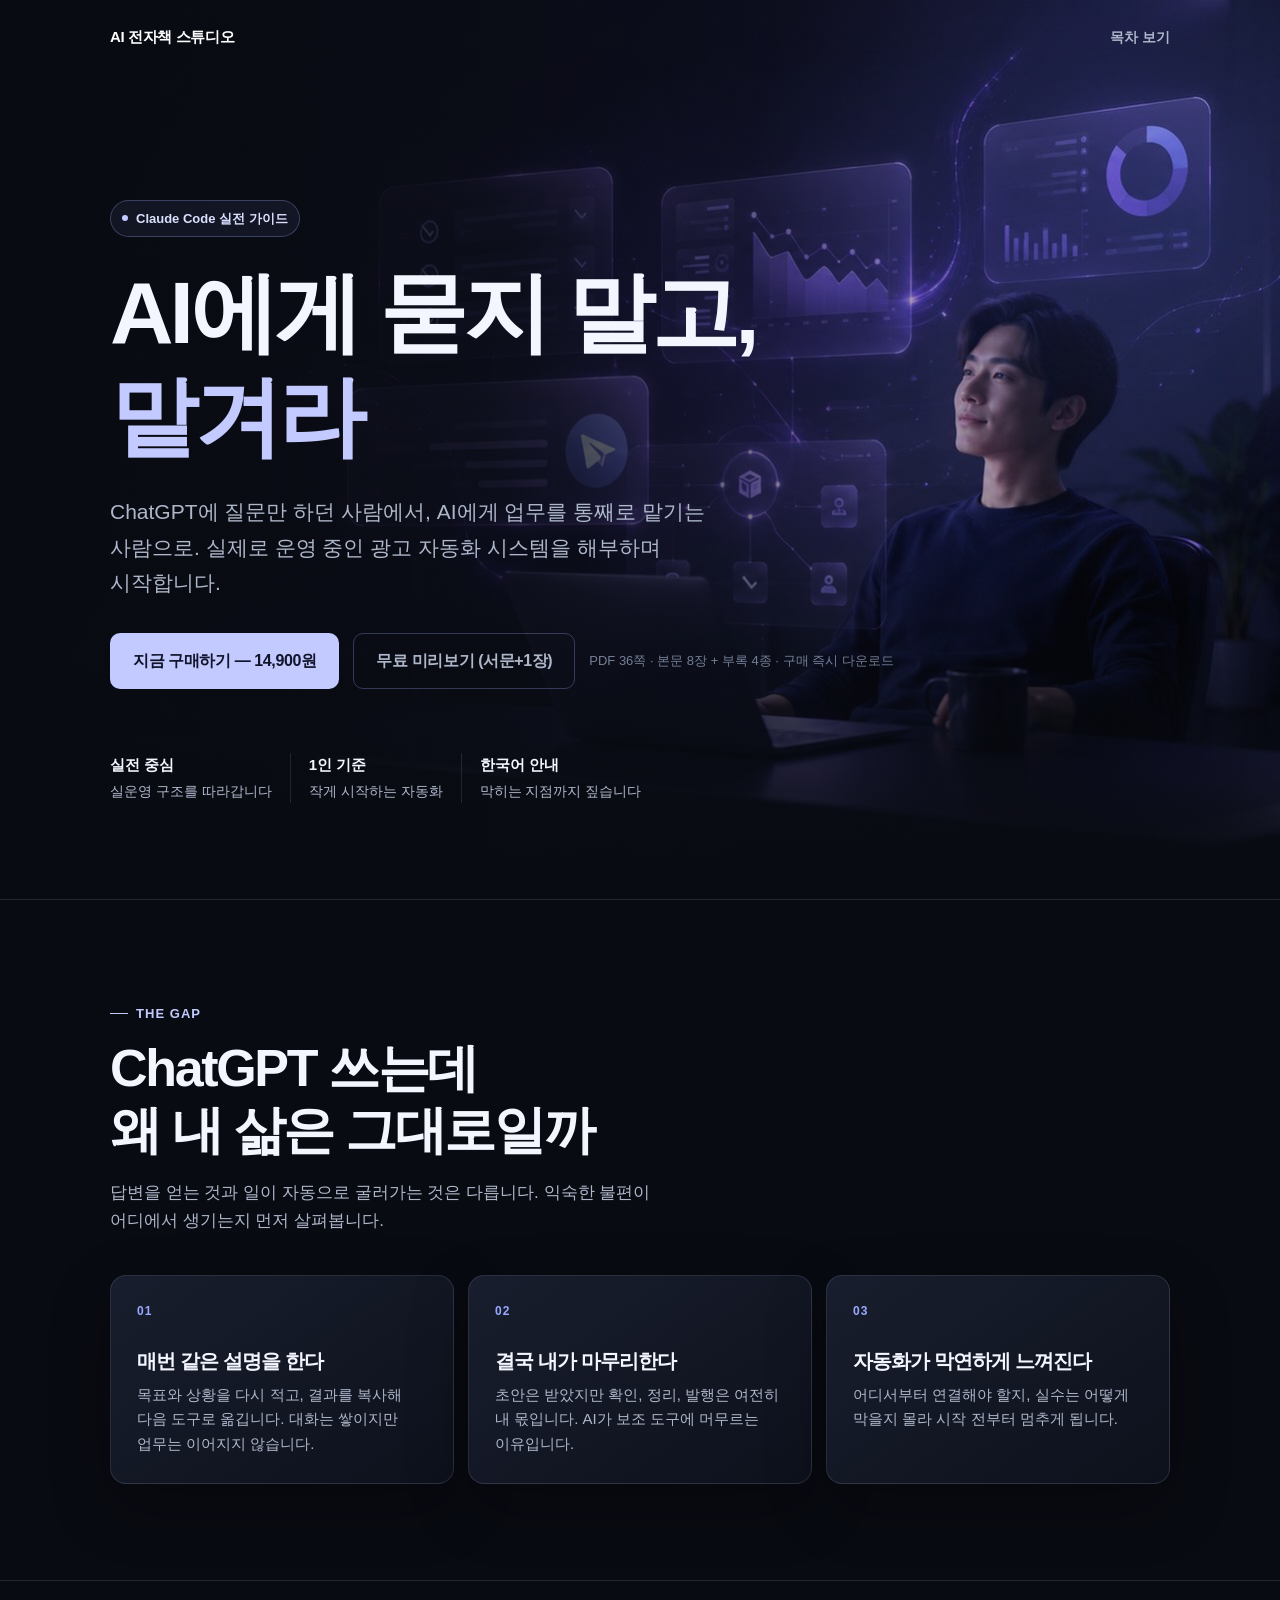
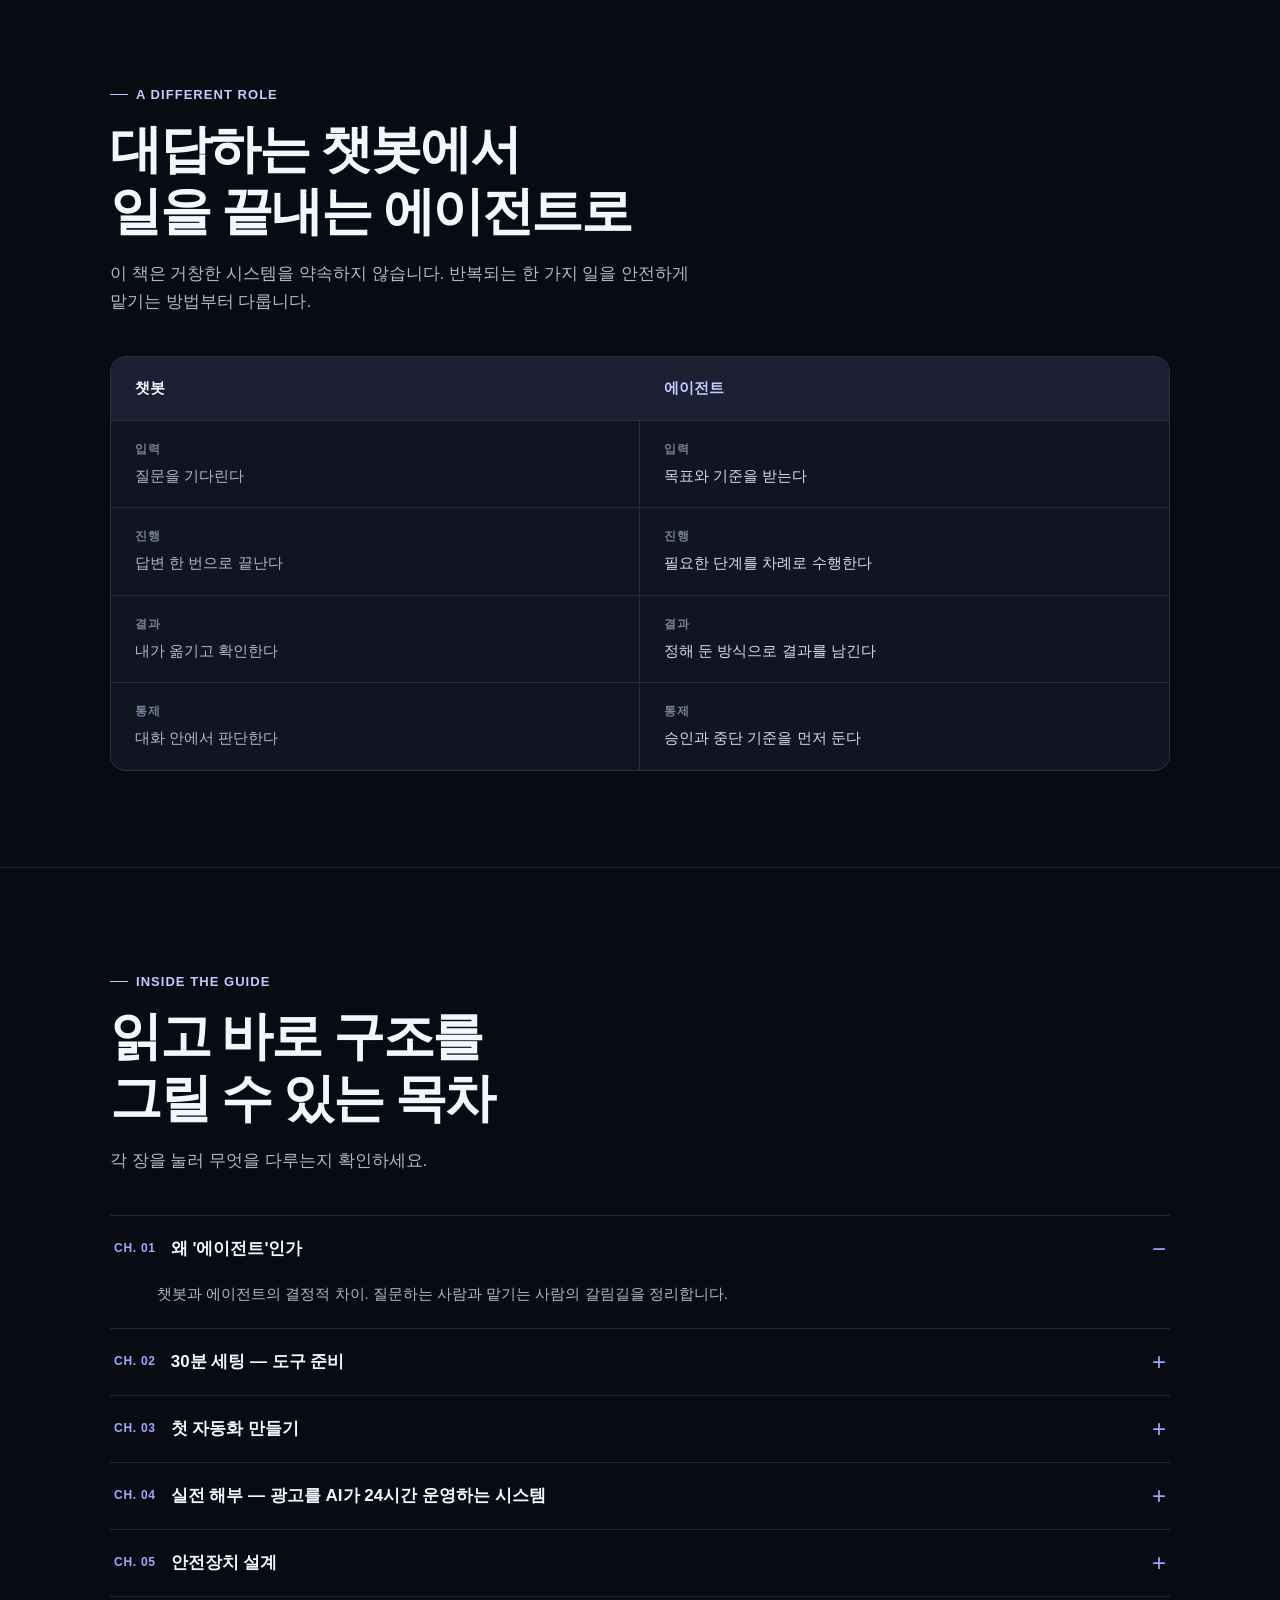
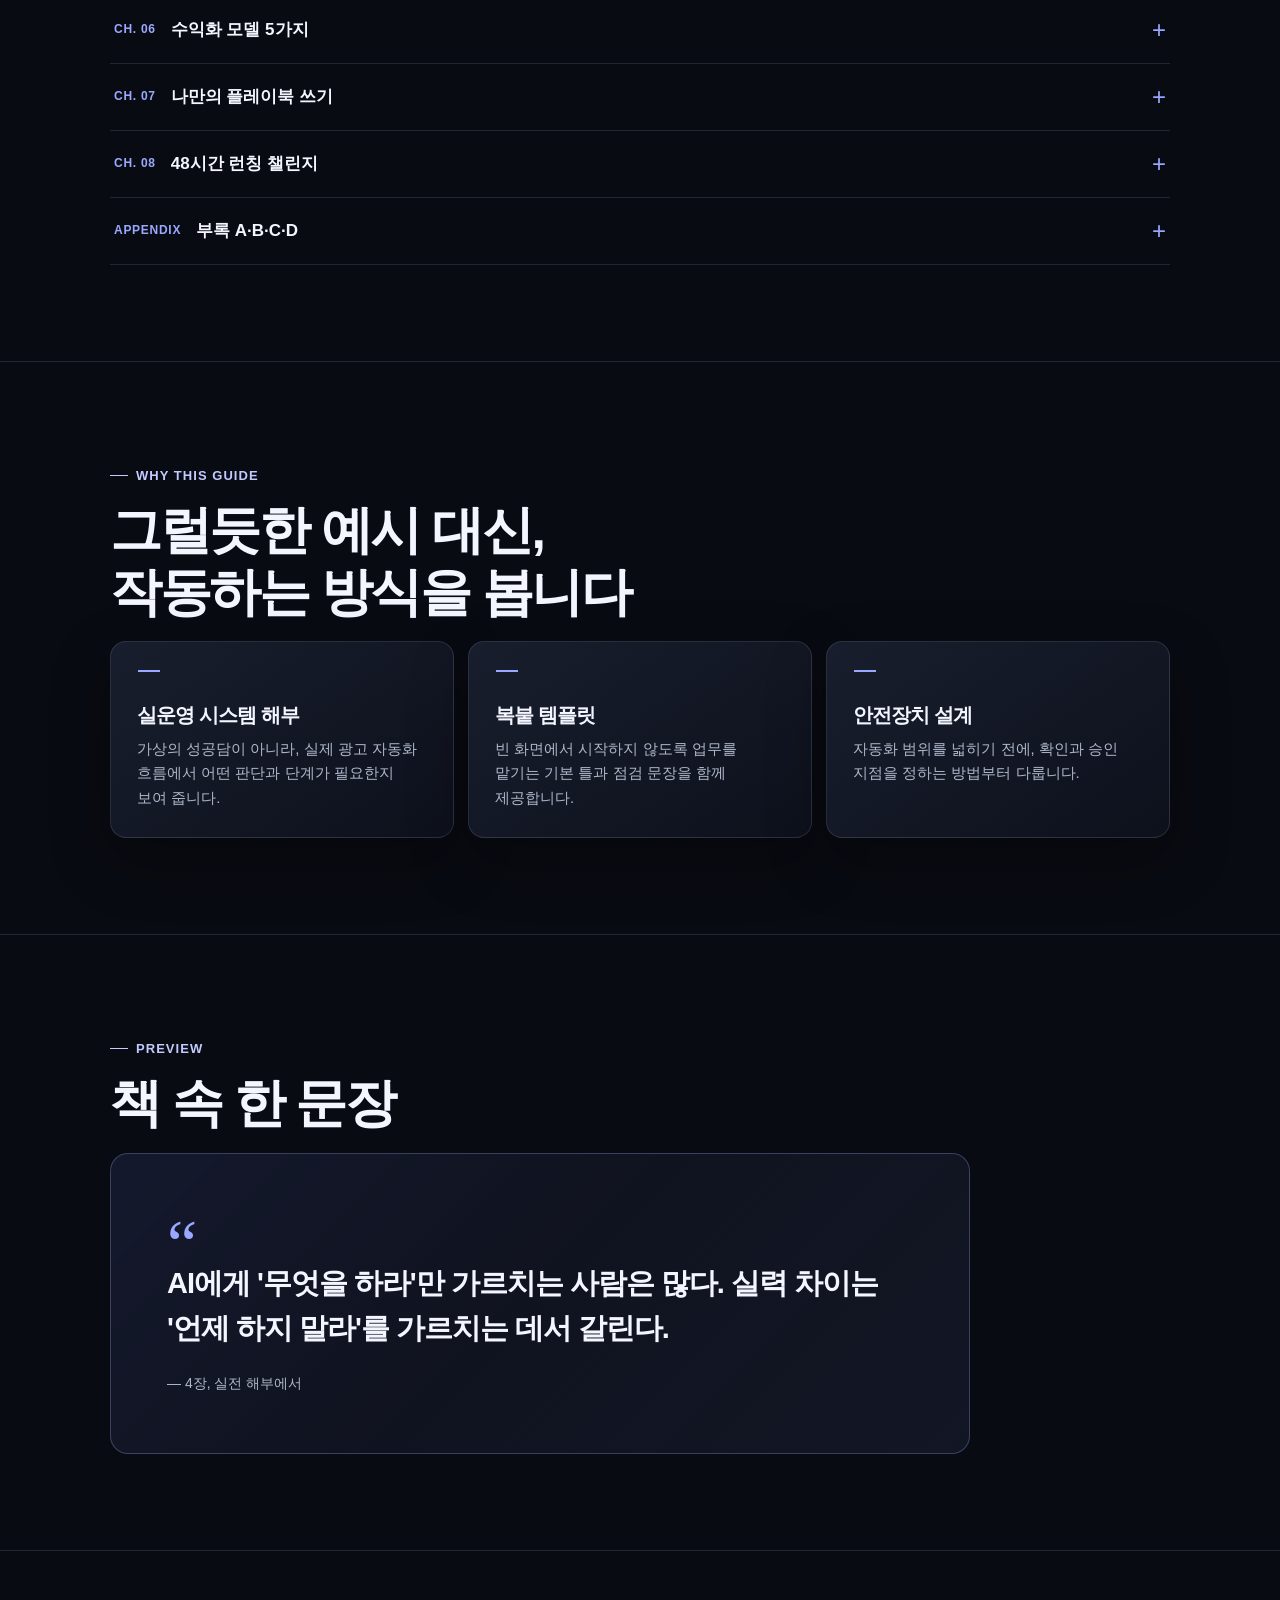
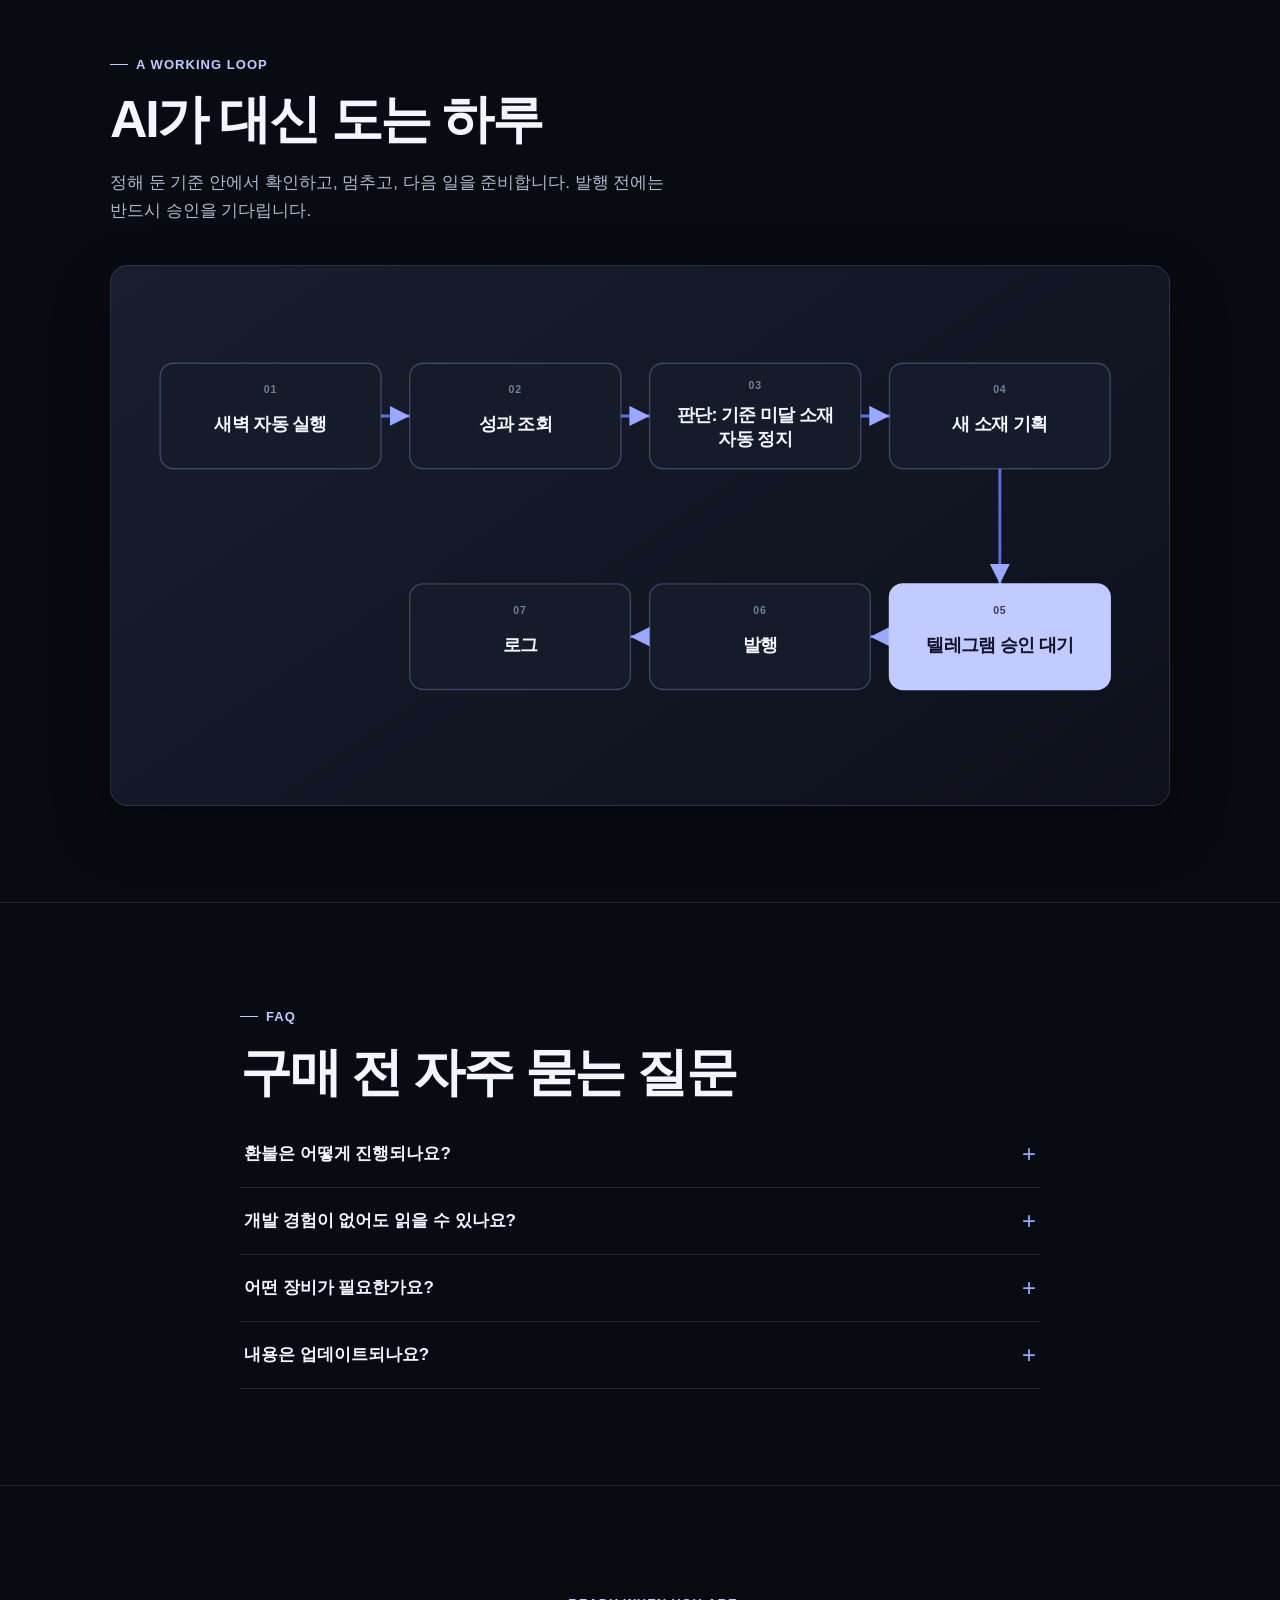
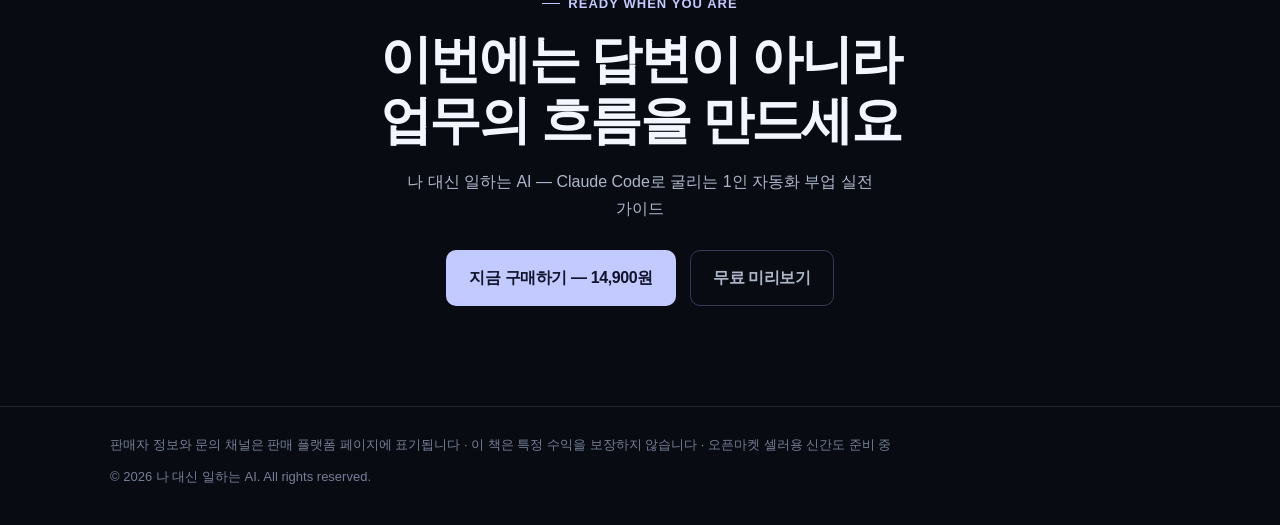
<file: index.html>
<!doctype html>
<html lang="ko">
<head>
  <meta charset="utf-8">
  <meta name="viewport" content="width=device-width, initial-scale=1">
  <meta name="description" content="Claude Code로 운영 자동화를 시작하는 1인 실전 가이드">
  <meta property="og:type" content="website">
  <meta property="og:title" content="나 대신 일하는 AI — 1인 자동화 부업 실전 가이드">
  <meta property="og:description" content="ChatGPT에 질문만 하던 사람을, AI에게 업무를 통째로 맡기는 사람으로. 실운영 광고 자동화 시스템을 해부한 전자책.">
  <meta property="og:image" content="https://ert93333-ops.github.io/ai-agent-playbook/og-cover.png">
  <meta property="og:url" content="https://ert93333-ops.github.io/ai-agent-playbook/">
  <meta name="twitter:card" content="summary_large_image">
  <meta name="keywords" content="AI 자동화, ChatGPT 부업, Claude Code, 1인 자동화, AI 에이전트, 자동화 부업, 광고 자동화, 업무 자동화 전자책">
  <link rel="canonical" href="https://ert93333-ops.github.io/ai-agent-playbook/">
  <title>나 대신 일하는 AI | Claude Code 실전 가이드</title>
  <script type="application/ld+json">
  {
    "@context": "https://schema.org",
    "@type": "Product",
    "name": "나 대신 일하는 AI — Claude Code로 굴리는 1인 자동화 부업 실전 가이드",
    "image": "https://ert93333-ops.github.io/ai-agent-playbook/og-cover.png",
    "description": "ChatGPT에 질문만 하던 사람을, AI에게 업무를 통째로 맡기는 사람으로. 실제로 운영 중인 광고 자동화 시스템을 해부한 실전 전자책. PDF 36쪽, 본문 8장 + 부록 4종.",
    "brand": { "@type": "Brand", "name": "나 대신 일하는 AI" },
    "offers": {
      "@type": "Offer",
      "price": "14900",
      "priceCurrency": "KRW",
      "availability": "https://schema.org/InStock",
      "url": "https://litt.ly/vshop"
    }
  }
  </script>
  <style>
    :root {
      color-scheme: dark;
      --bg: #090b12;
      --surface: #111521;
      --surface-raised: #161b2a;
      --line: rgba(205, 215, 255, .13);
      --line-strong: rgba(160, 177, 255, .28);
      --text: #f3f5ff;
      --muted: #aeb7ca;
      --faint: #747f96;
      --accent: #9aa8ff;
      --accent-strong: #c2caff;
      --accent-deep: #5e6dda;
      --good: #8ee0bd;
      --danger: #e5a0aa;
      --shadow: 0 22px 60px rgba(0, 0, 0, .28);
      --font: "Pretendard Variable", Pretendard, -apple-system, "Malgun Gothic", sans-serif;
    }

    * { box-sizing: border-box; }
    html { scroll-behavior: smooth; }
    body {
      margin: 0;
      min-width: 0;
      overflow-x: hidden;
      background: var(--bg);
      color: var(--text);
      font-family: var(--font);
      font-size: 16px;
      line-height: 1.65;
      word-break: keep-all;
      overflow-wrap: break-word;
    }
    a { color: inherit; text-decoration: none; }
    button, summary { font: inherit; }
    ::selection { color: #090b12; background: var(--accent-strong); }

    .skip-link {
      position: fixed;
      top: 8px;
      left: 8px;
      z-index: 10;
      padding: 8px 12px;
      background: #fff;
      color: #000;
      transform: translateY(-140%);
    }
    .skip-link:focus { transform: translateY(0); }
    .page-shell { overflow: clip; }
    .container { width: min(100% - 40px, 1060px); margin: 0 auto; }
    .section { padding: 96px 0; }
    .section--border { border-top: 1px solid var(--line); }
    .eyebrow {
      display: inline-flex;
      align-items: center;
      gap: 8px;
      margin: 0 0 16px;
      color: var(--accent-strong);
      font-size: 13px;
      font-weight: 750;
      letter-spacing: .08em;
      line-height: 1.35;
      text-transform: uppercase;
    }
    .eyebrow::before { width: 18px; height: 1px; background: currentColor; content: ""; }
    h1, h2, h3, p { margin-top: 0; }
    h1, h2, h3 { letter-spacing: -.045em; line-height: 1.18; }
    h2 { max-width: 700px; margin-bottom: 18px; font-size: clamp(30px, 5.5vw, 52px); }
    h3 { margin-bottom: 9px; font-size: 20px; }
    .section-intro { max-width: 590px; margin-bottom: 40px; color: var(--muted); font-size: 17px; }

    .hero {
      position: relative;
      padding: 25px 0 96px;
      isolation: isolate;
      background-image:
        linear-gradient(90deg, var(--bg) 4%, rgba(9,11,18,0.82) 38%, rgba(9,11,18,0.28) 74%, rgba(9,11,18,0.08) 100%),
        linear-gradient(0deg, var(--bg) 2%, rgba(9,11,18,0) 42%),
        url('hero.jpg');
      background-size: cover, cover, cover;
      background-position: center right, center, center right;
      background-repeat: no-repeat;
    }
    @media (max-width: 760px) {
      .hero {
        background-image:
          linear-gradient(180deg, rgba(9,11,18,0.62) 0%, rgba(9,11,18,0.86) 55%, var(--bg) 96%),
          url('hero.jpg');
        background-size: cover, 140% auto;
        background-position: center, top center;
      }
    }
    .hero::before {
      position: absolute;
      z-index: -1;
      top: -260px;
      right: -340px;
      width: min(90vw, 900px);
      height: min(90vw, 900px);
      border-radius: 50%;
      background: radial-gradient(circle, rgba(99, 115, 230, .23), rgba(99, 115, 230, 0) 66%);
      content: "";
      pointer-events: none;
    }
    .nav { display: flex; align-items: center; justify-content: space-between; gap: 18px; }
    .brand { color: #fff; font-size: 15px; font-weight: 800; letter-spacing: -.025em; }
    .nav-link { color: var(--muted); font-size: 14px; font-weight: 700; }
    .nav-link:hover { color: var(--text); }
    .hero-content { padding-top: clamp(80px, 13vw, 150px); }
    .hero-kicker {
      display: inline-flex;
      align-items: center;
      gap: 8px;
      margin-bottom: 24px;
      padding: 7px 11px;
      border: 1px solid var(--line-strong);
      border-radius: 999px;
      background: rgba(135, 151, 255, .07);
      color: #dce0ff;
      font-size: 13px;
      font-weight: 700;
    }
    .hero-kicker span { width: 6px; height: 6px; border-radius: 50%; background: var(--accent-strong); }
    h1 { max-width: 820px; margin-bottom: 25px; font-size: clamp(48px, 9vw, 88px); }
    .mobile-break { display: none; }
    h1 em { color: var(--accent-strong); font-style: normal; }
    .hero-copy { max-width: 600px; margin-bottom: 32px; color: var(--muted); font-size: clamp(17px, 2.8vw, 21px); line-height: 1.7; }
    .cta-row { display: flex; flex-wrap: wrap; align-items: center; gap: 14px; }
    .button {
      display: inline-flex;
      align-items: center;
      justify-content: center;
      min-height: 54px;
      padding: 14px 22px;
      border: 1px solid transparent;
      border-radius: 10px;
      background: var(--accent-strong);
      color: #11142a;
      font-size: 16px;
      font-weight: 800;
      letter-spacing: -.025em;
      transition: transform .18s ease, background .18s ease;
    }
    .button:hover { background: #d4d9ff; transform: translateY(-2px); }
    .button--ghost { background: transparent; color: var(--muted, #b9bdd4); border: 1px solid var(--line-strong, #3a3b57); }
    .button--ghost:hover { background: rgba(255,255,255,0.06); color: #fff; }
    .button:focus-visible, a:focus-visible, summary:focus-visible { outline: 3px solid #fff; outline-offset: 3px; }
    .hero-note { min-width: 0; color: var(--faint); font-size: 13px; overflow-wrap: anywhere; }
    .hero-meta { display: flex; flex-wrap: wrap; gap: 0; margin: 64px 0 0; padding: 0; list-style: none; }
    .hero-meta li { min-width: 0; padding: 0 18px; border-left: 1px solid var(--line); color: var(--muted); font-size: 14px; overflow-wrap: anywhere; }
    .hero-meta li:first-child { padding-left: 0; border-left: 0; }
    .hero-meta strong { display: block; margin-bottom: 2px; color: var(--text); font-size: 15px; }

    .cards { display: grid; grid-template-columns: repeat(3, 1fr); gap: 14px; }
    .card {
      min-width: 0;
      padding: 26px;
      border: 1px solid var(--line);
      border-radius: 16px;
      background: linear-gradient(145deg, rgba(27, 33, 50, .88), rgba(14, 18, 29, .88));
      box-shadow: var(--shadow);
    }
    .card-index { display: block; margin-bottom: 28px; color: var(--accent); font-size: 12px; font-weight: 800; letter-spacing: .08em; }
    .card p { margin-bottom: 0; color: var(--muted); font-size: 15px; }

    .comparison { overflow: hidden; border: 1px solid var(--line); border-radius: 16px; background: var(--surface); }
    .comparison-head, .comparison-row { display: grid; grid-template-columns: 1fr 1fr; }
    .comparison-head { background: rgba(151, 165, 255, .08); }
    .comparison-head div, .comparison-row div { min-width: 0; padding: 19px 24px; }
    .comparison-head div { font-size: 15px; font-weight: 800; }
    .comparison-head div:last-child { color: var(--accent-strong); }
    .comparison-row { border-top: 1px solid var(--line); }
    .comparison-row div { color: var(--muted); font-size: 15px; overflow-wrap: anywhere; word-break: normal; }
    .comparison-row div:first-child { border-right: 1px solid var(--line); }
    .comparison-row div:last-child { color: #d5daf0; }
    .comparison-label { display: block; margin-bottom: 4px; color: var(--faint); font-size: 12px; font-weight: 750; letter-spacing: .05em; }

    .toc { border-top: 1px solid var(--line); }
    details { border-bottom: 1px solid var(--line); }
    summary {
      display: flex;
      align-items: center;
      gap: 15px;
      min-width: 0;
      padding: 19px 4px;
      cursor: pointer;
      list-style: none;
      font-size: 17px;
      font-weight: 750;
    }
    summary::-webkit-details-marker { display: none; }
    summary::after { margin-left: auto; color: var(--accent); content: "+"; font-size: 24px; font-weight: 400; line-height: 1; }
    details[open] summary::after { content: "−"; }
    .chapter-no { flex: 0 0 auto; color: var(--accent); font-size: 12px; letter-spacing: .06em; }
    .details-body { max-width: 660px; padding: 0 4px 21px 47px; color: var(--muted); font-size: 15px; }
    .details-body p { margin-bottom: 0; }

    .reason-card { position: relative; padding-top: 62px; }
    .reason-card::before { position: absolute; top: 28px; left: 27px; width: 22px; height: 2px; background: var(--accent); content: ""; }

    .excerpt { position: relative; max-width: 860px; padding: clamp(28px, 6vw, 56px); border: 1px solid var(--line-strong); border-radius: 18px; background: linear-gradient(135deg, rgba(79, 94, 181, .17), rgba(20, 24, 39, .66) 45%, rgba(20, 24, 39, .9)); }
    blockquote { margin: 0; }
    .quote-mark { display: block; height: 38px; color: var(--accent); font-family: Georgia, serif; font-size: 68px; line-height: 1; }
    blockquote p { max-width: 720px; margin: 13px 0 20px; font-size: clamp(20px, 3.8vw, 29px); font-weight: 600; letter-spacing: -.035em; line-height: 1.55; }
    cite { color: var(--muted); font-size: 14px; font-style: normal; }
    .placeholder-label { display: inline-block; margin-top: 28px; padding: 5px 8px; border: 1px solid var(--line); border-radius: 4px; color: var(--faint); font-size: 11px; letter-spacing: .04em; }

    .workflow { overflow: hidden; padding: clamp(18px, 3vw, 30px); border: 1px solid var(--line); border-radius: 18px; background: linear-gradient(145deg, rgba(27, 33, 50, .88), rgba(14, 18, 29, .88)); box-shadow: var(--shadow); }
    .workflow-svg { display: block; width: 100%; max-width: 100%; height: auto; }
    .workflow-svg--mobile { display: none; }
    .workflow-path { fill: none; stroke: var(--accent-deep); stroke-linecap: round; stroke-linejoin: round; stroke-width: 3; }
    .workflow-node { fill: var(--surface-raised); stroke: var(--line-strong); stroke-width: 1.5; }
    .workflow-node--approval { fill: var(--accent-strong); stroke: var(--accent-strong); }
    .workflow-label, .workflow-step { font-family: var(--font); text-anchor: middle; }
    .workflow-label { fill: var(--text); font-size: 19px; font-weight: 750; letter-spacing: -.04em; }
    .workflow-label--approval { fill: #11142a; }
    .workflow-step { fill: var(--faint); font-size: 11px; font-weight: 800; letter-spacing: .08em; }
    .workflow-step--approval { fill: #353b66; }

    .faq { max-width: 800px; }
    .faq summary { padding-right: 4px; }
    .faq .details-body { padding-left: 4px; }
    .final { padding: 100px 0; text-align: center; }
    .final h2 { margin-right: auto; margin-left: auto; }
    .final-copy { max-width: 500px; margin: 0 auto 28px; color: var(--muted); }
    .final .cta-row { justify-content: center; }
    .footer { padding: 27px 0 38px; border-top: 1px solid var(--line); color: var(--faint); font-size: 13px; }
    .footer-inner { display: flex; flex-wrap: wrap; justify-content: space-between; gap: 10px 24px; }

    @media (max-width: 680px) {
      .container { width: min(100% - 32px, 1060px); }
      .section { padding: 70px 0; }
      .hero { padding-bottom: 72px; }
      .hero-content { padding-top: 80px; }
      .hero-meta { display: grid; grid-template-columns: 1fr 1fr; gap: 16px 0; margin-top: 48px; }
      .hero-meta li { padding: 0 14px; }
      .hero-meta li:nth-child(odd) { padding-left: 0; border-left: 0; }
      .cards { grid-template-columns: 1fr; }
      .card { padding: 23px; }
      .card-index { margin-bottom: 16px; }
      .comparison-head div, .comparison-row div { padding: 15px 13px; font-size: 14px; }
      .comparison-row div { font-size: 13px; line-height: 1.55; }
      .details-body { padding-left: 39px; }
      .workflow-svg--desktop { display: none; }
      .workflow-svg--mobile { display: block; }
      .final { padding: 80px 0; }
      br.mobile-break { display: block; }
      .hero-note { flex-basis: 100%; }
    }
    @media (max-width: 374px) {
      .container { width: calc(100% - 28px); }
      h1 { font-size: 43px; }
      .button { width: 100%; }
      .hero-meta { grid-template-columns: 1fr; }
      .hero-meta li { padding-left: 0; border-left: 0; }
      .comparison-head div, .comparison-row div { padding: 13px 10px; font-size: 12px; }
    }
    @media (prefers-reduced-motion: reduce) { html { scroll-behavior: auto; } *, *::before, *::after { transition-duration: .01ms !important; } }
  </style>
</head>
<body>
  <a class="skip-link" href="#main">본문으로 건너뛰기</a>
  <div class="page-shell">
    <header class="hero">
      <div class="container">
        <nav class="nav" aria-label="주요 메뉴">
          <a class="brand" href="#top" aria-label="페이지 처음으로">AI 전자책 스튜디오</a>
          <a class="nav-link" href="#contents">목차 보기</a>
        </nav>
        <div class="hero-content" id="top">
          <p class="hero-kicker"><span aria-hidden="true"></span> Claude Code 실전 가이드</p>
          <h1>AI에게 <br class="mobile-break">묻지 말고,<br><em>맡겨라</em></h1>
          <p class="hero-copy">ChatGPT에 질문만 하던 사람에서, AI에게 업무를 통째로 맡기는 사람으로. 실제로 운영 중인 광고 자동화 시스템을 해부하며 시작합니다.</p>
          <div class="cta-row">
            <a class="button" data-buy-link href="https://litt.ly/vshop" target="_blank" rel="noopener">지금 구매하기 — 14,900원</a>
            <a class="button button--ghost" href="preview.pdf" download>무료 미리보기 (서문+1장)</a>
            <span class="hero-note">PDF 36쪽 · 본문 8장 + 부록 4종 · 구매 즉시 다운로드</span>
          </div>
          <ul class="hero-meta" aria-label="책 정보">
            <li><strong>실전 중심</strong>실운영 구조를 따라갑니다</li>
            <li><strong>1인 기준</strong>작게 시작하는 자동화</li>
            <li><strong>한국어 안내</strong>막히는 지점까지 짚습니다</li>
          </ul>
        </div>
      </div>
    </header>

    <main id="main">
      <section class="section section--border" aria-labelledby="problem-title">
        <div class="container">
          <p class="eyebrow">The gap</p>
          <h2 id="problem-title">ChatGPT 쓰는데<br>왜 내 삶은 그대로일까</h2>
          <p class="section-intro">답변을 얻는 것과 일이 자동으로 굴러가는 것은 다릅니다. 익숙한 불편이 어디에서 생기는지 먼저 살펴봅니다.</p>
          <div class="cards">
            <article class="card"><span class="card-index">01</span><h3>매번 같은 설명을 한다</h3><p>목표와 상황을 다시 적고, 결과를 복사해 다음 도구로 옮깁니다. 대화는 쌓이지만 업무는 이어지지 않습니다.</p></article>
            <article class="card"><span class="card-index">02</span><h3>결국 내가 마무리한다</h3><p>초안은 받았지만 확인, 정리, 발행은 여전히 내 몫입니다. AI가 보조 도구에 머무르는 이유입니다.</p></article>
            <article class="card"><span class="card-index">03</span><h3>자동화가 막연하게 느껴진다</h3><p>어디서부터 연결해야 할지, 실수는 어떻게 막을지 몰라 시작 전부터 멈추게 됩니다.</p></article>
          </div>
        </div>
      </section>

      <section class="section section--border" aria-labelledby="solution-title">
        <div class="container">
          <p class="eyebrow">A different role</p>
          <h2 id="solution-title">대답하는 챗봇에서<br>일을 끝내는 에이전트로</h2>
          <p class="section-intro">이 책은 거창한 시스템을 약속하지 않습니다. 반복되는 한 가지 일을 안전하게 맡기는 방법부터 다룹니다.</p>
          <div class="comparison" role="table" aria-label="챗봇과 에이전트 비교">
            <div class="comparison-head" role="row"><div role="columnheader">챗봇</div><div role="columnheader">에이전트</div></div>
            <div class="comparison-row" role="row"><div role="cell"><span class="comparison-label">입력</span>질문을 기다린다</div><div role="cell"><span class="comparison-label">입력</span>목표와 기준을 받는다</div></div>
            <div class="comparison-row" role="row"><div role="cell"><span class="comparison-label">진행</span>답변 한 번으로 끝난다</div><div role="cell"><span class="comparison-label">진행</span>필요한 단계를 차례로 수행한다</div></div>
            <div class="comparison-row" role="row"><div role="cell"><span class="comparison-label">결과</span>내가 옮기고 확인한다</div><div role="cell"><span class="comparison-label">결과</span>정해 둔 방식으로 결과를 남긴다</div></div>
            <div class="comparison-row" role="row"><div role="cell"><span class="comparison-label">통제</span>대화 안에서 판단한다</div><div role="cell"><span class="comparison-label">통제</span>승인과 중단 기준을 먼저 둔다</div></div>
          </div>
        </div>
      </section>

      <section class="section section--border" id="contents" aria-labelledby="contents-title">
        <div class="container">
          <p class="eyebrow">Inside the guide</p>
          <h2 id="contents-title">읽고 바로 구조를<br>그릴 수 있는 목차</h2>
          <p class="section-intro">각 장을 눌러 무엇을 다루는지 확인하세요.</p>
          <div class="toc">
            <details name="toc" open><summary><span class="chapter-no">CH. 01</span>왜 '에이전트'인가</summary><div class="details-body"><p>챗봇과 에이전트의 결정적 차이. 질문하는 사람과 맡기는 사람의 갈림길을 정리합니다.</p></div></details>
            <details name="toc"><summary><span class="chapter-no">CH. 02</span>30분 세팅 — 도구 준비</summary><div class="details-body"><p>Claude Code 설치, 권한 3원칙, 텔레그램 승인 봇, 보조 일꾼 연결까지 한 번에 끝냅니다.</p></div></details>
            <details name="toc"><summary><span class="chapter-no">CH. 03</span>첫 자동화 만들기</summary><div class="details-body"><p>자동화 후보를 고르는 3가지 기준과 지시문의 4층 구조. 30분짜리 실습 예제로 감각을 만듭니다.</p></div></details>
            <details name="toc"><summary><span class="chapter-no">CH. 04</span>실전 해부 — 광고를 AI가 24시간 운영하는 시스템</summary><div class="details-body"><p>실운영 시스템의 순서도와 4가지 규칙: 판단 보류, 단일 변수 테스트, 행동 등급표, 승인 루프.</p></div></details>
            <details name="toc"><summary><span class="chapter-no">CH. 05</span>안전장치 설계</summary><div class="details-body"><p>전권을 주면서 사고를 막는 5가지 장치. 돈의 상한선부터 실패 보고 규칙까지.</p></div></details>
            <details name="toc"><summary><span class="chapter-no">CH. 06</span>수익화 모델 5가지</summary><div class="details-body"><p>초기비용·난이도·자동화 포인트 비교표와, 내게 맞는 모델을 고르는 결정 규칙.</p></div></details>
            <details name="toc"><summary><span class="chapter-no">CH. 07</span>나만의 플레이북 쓰기</summary><div class="details-body"><p>복붙해서 쓰는 CLAUDE.md 템플릿 전문과, 플레이북을 길러 나가는 3가지 습관.</p></div></details>
            <details name="toc"><summary><span class="chapter-no">CH. 08</span>48시간 런칭 챌린지</summary><div class="details-body"><p>이 책 자체가 만들어진 과정을 역산한 시간표. 결정부터 회고까지 48시간 실행 계획.</p></div></details>
            <details name="toc"><summary><span class="chapter-no">APPENDIX</span>부록 A·B·C·D</summary><div class="details-body"><p>복붙용 프롬프트 21선, 트러블슈팅 FAQ, 용어 사전, 실전 따라하기 시나리오 3종(아침 브리핑·리뷰 답변·주간 리포트).</p></div></details>
          </div>
        </div>
      </section>

      <section class="section section--border" aria-labelledby="difference-title">
        <div class="container">
          <p class="eyebrow">Why this guide</p>
          <h2 id="difference-title">그럴듯한 예시 대신,<br>작동하는 방식을 봅니다</h2>
          <div class="cards">
            <article class="card reason-card"><h3>실운영 시스템 해부</h3><p>가상의 성공담이 아니라, 실제 광고 자동화 흐름에서 어떤 판단과 단계가 필요한지 보여 줍니다.</p></article>
            <article class="card reason-card"><h3>복붙 템플릿</h3><p>빈 화면에서 시작하지 않도록 업무를 맡기는 기본 틀과 점검 문장을 함께 제공합니다.</p></article>
            <article class="card reason-card"><h3>안전장치 설계</h3><p>자동화 범위를 넓히기 전에, 확인과 승인 지점을 정하는 방법부터 다룹니다.</p></article>
          </div>
        </div>
      </section>

      <section class="section section--border" aria-labelledby="excerpt-title">
        <div class="container">
          <p class="eyebrow">Preview</p>
          <h2 id="excerpt-title">책 속 한 문장</h2>
          <div class="excerpt">
            <blockquote>
              <span class="quote-mark" aria-hidden="true">“</span>
              <p>AI에게 '무엇을 하라'만 가르치는 사람은 많다. 실력 차이는 '언제 하지 말라'를 가르치는 데서 갈린다.</p>
              <cite>— 4장, 실전 해부에서</cite>
            </blockquote>
          </div>
        </div>
      </section>

      <section class="section section--border" aria-labelledby="day-title">
        <div class="container">
          <p class="eyebrow">A working loop</p>
          <h2 id="day-title">AI가 대신 도는 하루</h2>
          <p class="section-intro">정해 둔 기준 안에서 확인하고, 멈추고, 다음 일을 준비합니다. 발행 전에는 반드시 승인을 기다립니다.</p>
          <div class="workflow">
            <svg class="workflow-svg workflow-svg--desktop" viewBox="0 0 1040 500" role="img" aria-labelledby="workflow-desktop-title workflow-desktop-desc" xmlns="http://www.w3.org/2000/svg">
              <title id="workflow-desktop-title">AI 자동화 하루 흐름</title>
              <desc id="workflow-desktop-desc">새벽 자동 실행부터 성과 조회, 기준 미달 소재 자동 정지, 새 소재 기획, 텔레그램 승인 대기, 발행, 로그 기록까지 이어지는 흐름입니다.</desc>
              <defs><marker id="workflow-arrow-desktop" markerWidth="10" markerHeight="10" refX="7" refY="3.5" orient="auto"><path d="M0,0 L0,7 L7,3.5 z" fill="var(--accent)" /></marker></defs>
              <path class="workflow-path" d="M250 125H280" marker-end="url(#workflow-arrow-desktop)" /><path class="workflow-path" d="M500 125H530" marker-end="url(#workflow-arrow-desktop)" /><path class="workflow-path" d="M750 125H780" marker-end="url(#workflow-arrow-desktop)" /><path class="workflow-path" d="M895 180V300" marker-end="url(#workflow-arrow-desktop)" /><path class="workflow-path" d="M780 355H760" marker-end="url(#workflow-arrow-desktop)" /><path class="workflow-path" d="M530 355H510" marker-end="url(#workflow-arrow-desktop)" />
              <rect class="workflow-node" x="20" y="70" width="230" height="110" rx="14" /><text class="workflow-step" x="135" y="101">01</text><text class="workflow-label" x="135" y="140">새벽 자동 실행</text>
              <rect class="workflow-node" x="280" y="70" width="220" height="110" rx="14" /><text class="workflow-step" x="390" y="101">02</text><text class="workflow-label" x="390" y="140">성과 조회</text>
              <rect class="workflow-node" x="530" y="70" width="220" height="110" rx="14" /><text class="workflow-step" x="640" y="97">03</text><text class="workflow-label" x="640" y="130"><tspan x="640">판단: 기준 미달 소재</tspan><tspan x="640" dy="25">자동 정지</tspan></text>
              <rect class="workflow-node" x="780" y="70" width="230" height="110" rx="14" /><text class="workflow-step" x="895" y="101">04</text><text class="workflow-label" x="895" y="140">새 소재 기획</text>
              <rect class="workflow-node workflow-node--approval" x="780" y="300" width="230" height="110" rx="14" /><text class="workflow-step workflow-step--approval" x="895" y="331">05</text><text class="workflow-label workflow-label--approval" x="895" y="370">텔레그램 승인 대기</text>
              <rect class="workflow-node" x="530" y="300" width="230" height="110" rx="14" /><text class="workflow-step" x="645" y="331">06</text><text class="workflow-label" x="645" y="370">발행</text>
              <rect class="workflow-node" x="280" y="300" width="230" height="110" rx="14" /><text class="workflow-step" x="395" y="331">07</text><text class="workflow-label" x="395" y="370">로그</text>
            </svg>
            <svg class="workflow-svg workflow-svg--mobile" viewBox="0 0 343 920" role="img" aria-labelledby="workflow-mobile-title workflow-mobile-desc" xmlns="http://www.w3.org/2000/svg">
              <title id="workflow-mobile-title">AI 자동화 하루 흐름</title>
              <desc id="workflow-mobile-desc">새벽 자동 실행부터 성과 조회, 기준 미달 소재 자동 정지, 새 소재 기획, 텔레그램 승인 대기, 발행, 로그 기록까지 이어지는 흐름입니다.</desc>
              <defs><marker id="workflow-arrow-mobile" markerWidth="10" markerHeight="10" refX="7" refY="3.5" orient="auto"><path d="M0,0 L0,7 L7,3.5 z" fill="var(--accent)" /></marker></defs>
              <path class="workflow-path" d="M171.5 108V145" marker-end="url(#workflow-arrow-mobile)" /><path class="workflow-path" d="M171.5 225V262" marker-end="url(#workflow-arrow-mobile)" /><path class="workflow-path" d="M171.5 366V403" marker-end="url(#workflow-arrow-mobile)" /><path class="workflow-path" d="M171.5 483V520" marker-end="url(#workflow-arrow-mobile)" /><path class="workflow-path" d="M171.5 600V637" marker-end="url(#workflow-arrow-mobile)" /><path class="workflow-path" d="M171.5 717V754" marker-end="url(#workflow-arrow-mobile)" />
              <rect class="workflow-node" x="20" y="28" width="303" height="80" rx="14" /><text class="workflow-step" x="171.5" y="55">01</text><text class="workflow-label" x="171.5" y="84">새벽 자동 실행</text>
              <rect class="workflow-node" x="20" y="145" width="303" height="80" rx="14" /><text class="workflow-step" x="171.5" y="172">02</text><text class="workflow-label" x="171.5" y="201">성과 조회</text>
              <rect class="workflow-node" x="20" y="262" width="303" height="104" rx="14" /><text class="workflow-step" x="171.5" y="289">03</text><text class="workflow-label" x="171.5" y="320"><tspan x="171.5">판단: 기준 미달 소재</tspan><tspan x="171.5" dy="24">자동 정지</tspan></text>
              <rect class="workflow-node" x="20" y="403" width="303" height="80" rx="14" /><text class="workflow-step" x="171.5" y="430">04</text><text class="workflow-label" x="171.5" y="459">새 소재 기획</text>
              <rect class="workflow-node workflow-node--approval" x="20" y="520" width="303" height="80" rx="14" /><text class="workflow-step workflow-step--approval" x="171.5" y="547">05</text><text class="workflow-label workflow-label--approval" x="171.5" y="576">텔레그램 승인 대기</text>
              <rect class="workflow-node" x="20" y="637" width="303" height="80" rx="14" /><text class="workflow-step" x="171.5" y="664">06</text><text class="workflow-label" x="171.5" y="693">발행</text>
              <rect class="workflow-node" x="20" y="754" width="303" height="80" rx="14" /><text class="workflow-step" x="171.5" y="781">07</text><text class="workflow-label" x="171.5" y="810">로그</text>
            </svg>
          </div>
        </div>
      </section>

      <section class="section section--border" aria-labelledby="faq-title">
        <div class="container faq">
          <p class="eyebrow">FAQ</p>
          <h2 id="faq-title">구매 전 자주 묻는 질문</h2>
          <details><summary>환불은 어떻게 진행되나요?</summary><div class="details-body"><p>디지털 상품 특성상 판매 플랫폼의 환불 정책을 따릅니다. 구매 전에 무료 미리보기(서문+1장)를 먼저 읽어보시길 권합니다.</p></div></details>
          <details><summary>개발 경험이 없어도 읽을 수 있나요?</summary><div class="details-body"><p>전문 개발자를 위한 책은 아닙니다. 다만 컴퓨터에서 파일과 폴더를 다루는 기본적인 경험이 있으면 안내를 따라가기 더 쉽습니다.</p></div></details>
          <details><summary>어떤 장비가 필요한가요?</summary><div class="details-body"><p>인터넷이 연결된 일반 컴퓨터(윈도우/맥) 한 대면 됩니다. 도구는 무료로 시작할 수 있고, 유료 전환 판단 기준은 2장에서 다룹니다.</p></div></details>
          <details><summary>내용은 업데이트되나요?</summary><div class="details-body"><p>도구 정책 변화로 본문 절차가 달라지면 개정판을 같은 판매 페이지에 갱신합니다. 구매 플랫폼의 재다운로드 기능으로 받을 수 있습니다.</p></div></details>
        </div>
      </section>

      <section class="final section--border" id="buy" aria-labelledby="buy-title">
        <div class="container">
          <p class="eyebrow">Ready when you are</p>
          <h2 id="buy-title">이번에는 답변이 아니라<br>업무의 흐름을 만드세요</h2>
          <p class="final-copy">나 대신 일하는 AI — Claude Code로 굴리는 1인 자동화 부업 실전 가이드</p>
          <div class="cta-row"><a class="button" id="buy-link-copy" href="https://litt.ly/vshop" target="_blank" rel="noopener">지금 구매하기 — 14,900원</a><a class="button button--ghost" href="preview.pdf" download>무료 미리보기</a></div>
        </div>
      </section>
    </main>

    <footer class="footer">
      <div class="container footer-inner"><span>판매자 정보와 문의 채널은 판매 플랫폼 페이지에 표기됩니다 · 이 책은 특정 수익을 보장하지 않습니다 · <a href="product-02.html">오픈마켓 셀러용 신간도 준비 중</a></span><span>© 2026 나 대신 일하는 AI. All rights reserved.</span></div>
    </footer>
  </div>
  <script>
    /* 결제 주소는 위의 data-buy-link가 있는 버튼 한 곳에서만 바꿉니다. */
    document.getElementById('buy-link-copy').href = document.querySelector('[data-buy-link]').getAttribute('href');
  </script>
</body>
</html>
</file>
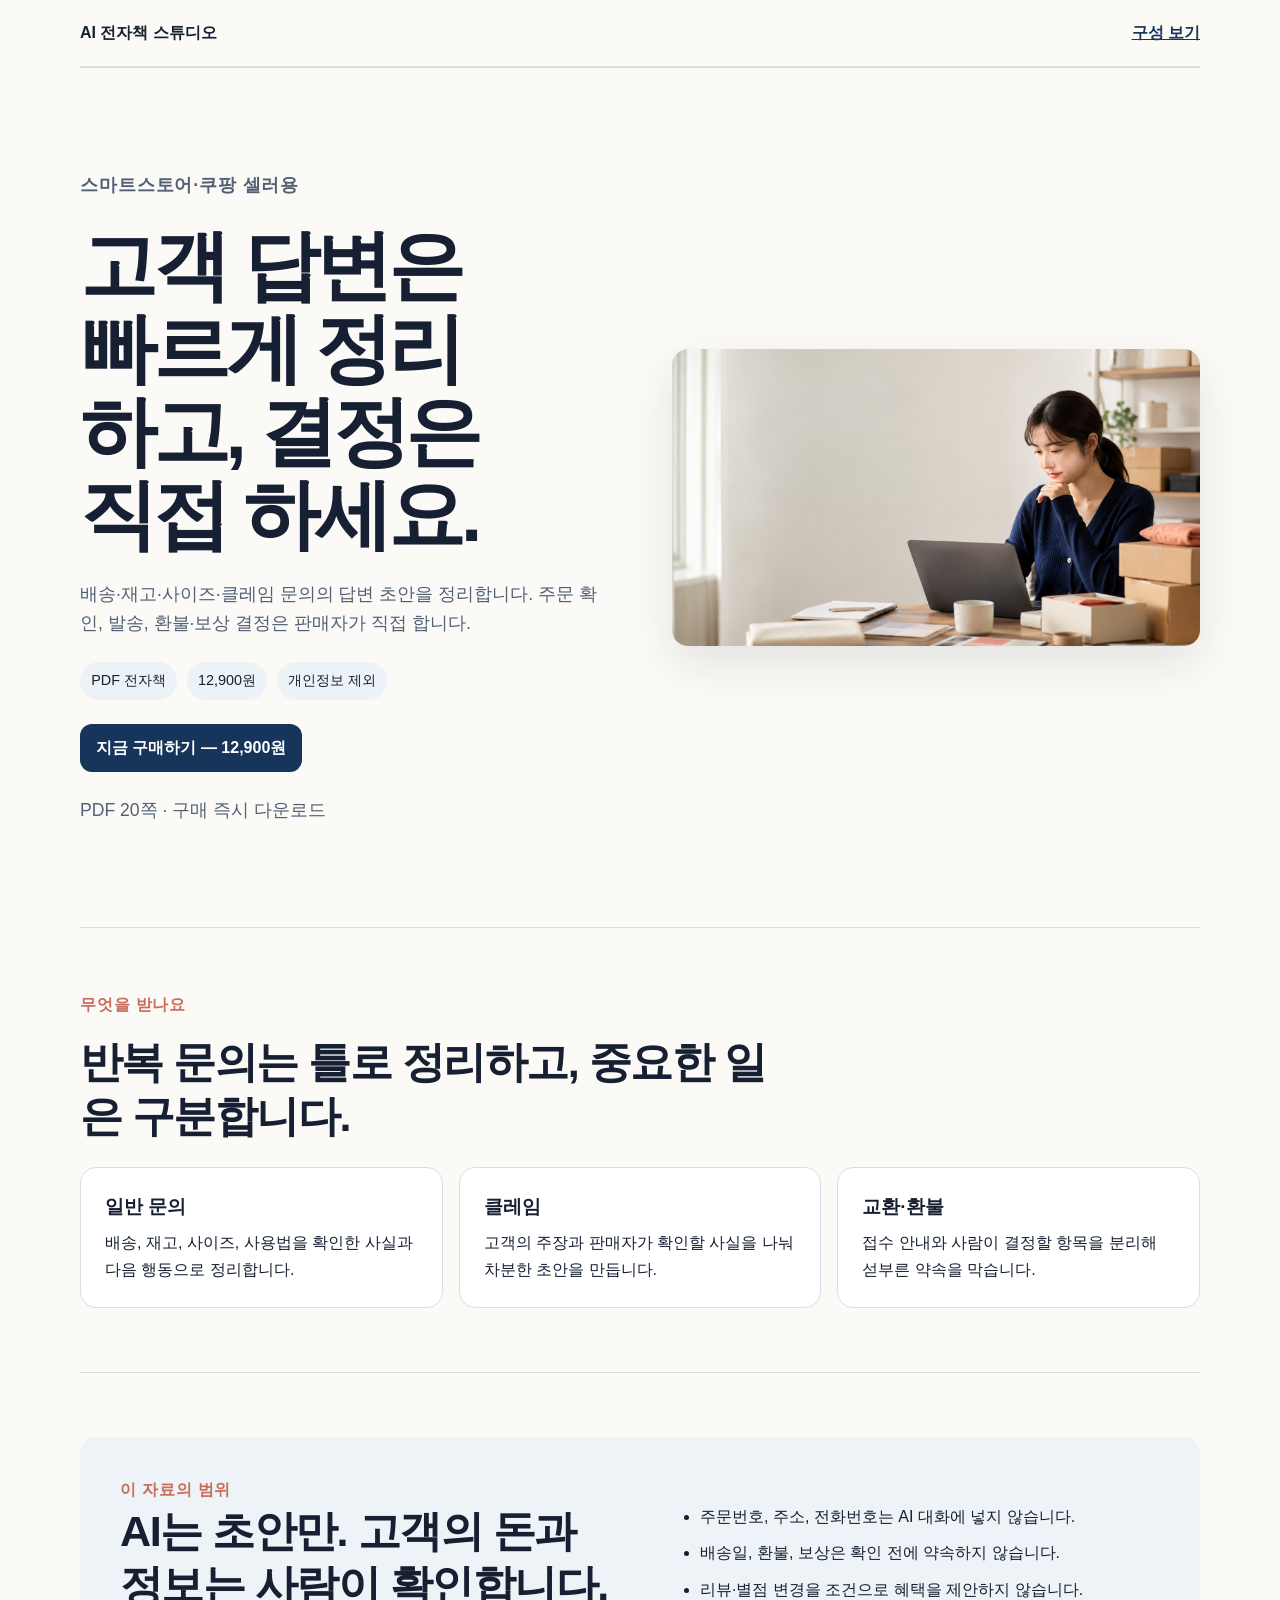
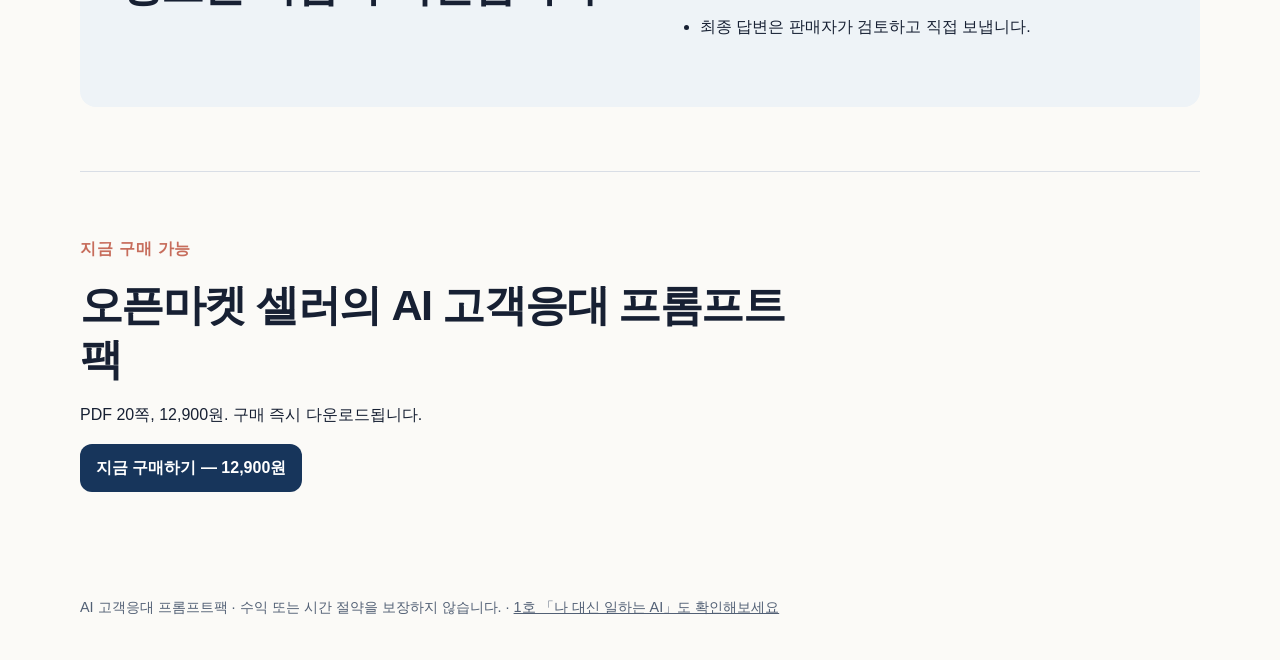
<file: product-02.html>
<!doctype html>
<html lang="ko"><head><meta charset="utf-8"><meta name="viewport" content="width=device-width,initial-scale=1"><title>오픈마켓 셀러의 AI 고객응대 프롬프트팩</title><meta name="description" content="오픈마켓 셀러가 고객응대 초안을 정리하는 프롬프트와 확인표."><meta property="og:type" content="website"><meta property="og:title" content="오픈마켓 셀러의 AI 고객응대 프롬프트팩"><meta property="og:description" content="스마트스토어·쿠팡 문의·클레임·교환환불 답변 초안을 정리하는 프롬프트팩."><meta property="og:image" content="https://ert93333-ops.github.io/ai-agent-playbook/marketing/product-02-cover-v1.png"><meta property="og:url" content="https://ert93333-ops.github.io/ai-agent-playbook/product-02.html"><meta name="twitter:card" content="summary_large_image"><link rel="canonical" href="https://ert93333-ops.github.io/ai-agent-playbook/product-02.html"><script type="application/ld+json">{"@context":"https://schema.org","@type":"Product","name":"오픈마켓 셀러의 AI 고객응대 프롬프트팩","description":"스마트스토어·쿠팡 문의·클레임·교환환불 답변 초안을 정리하는 프롬프트팩. PDF 20쪽.","offers":{"@type":"Offer","price":"12900","priceCurrency":"KRW","availability":"https://schema.org/InStock"}}</script><link rel="stylesheet" href="design/tokens.css"><link rel="stylesheet" href="design/typography.css"><link rel="stylesheet" href="design/motion.css"><style>
*{box-sizing:border-box}body{margin:0;background:var(--paper)}a{color:inherit}.wrap{width:min(1120px,calc(100% - 40px));margin:auto}.nav{display:flex;justify-content:space-between;align-items:center;padding:20px 0;border-bottom:1px solid var(--line)}.brand{font-weight:800;text-decoration:none}.nav a:last-child{color:var(--navy);font-weight:700}.hero{display:grid;grid-template-columns:1fr 1fr;gap:var(--space-5);align-items:center;padding:clamp(3rem,8vw,7rem) 0}.hero-copy{display:grid;gap:var(--space-3)}.hero-copy h1{max-width:11ch;text-wrap:balance}.hero-copy p{font-size:1.1rem;color:var(--muted);word-break:normal;overflow-wrap:break-word}.hero-media{width:100%;border-radius:var(--radius);box-shadow:var(--shadow);display:block}.facts{display:flex;flex-wrap:wrap;gap:.6rem}.facts span{padding:.45rem .7rem;background:var(--soft);border-radius:99px;font-size:.9rem}.action{display:inline-flex;width:max-content;min-height:48px;align-items:center;padding:0 1rem;border-radius:.75rem;background:var(--navy);color:white;font-weight:750;text-decoration:none}.note{font-size:.9rem;color:var(--muted)}section{padding:var(--space-5) 0;border-top:1px solid var(--line)}.intro{display:grid;gap:var(--space-2);max-width:720px}.grid{display:grid;grid-template-columns:repeat(3,1fr);gap:var(--space-2);margin-top:var(--space-3)}.card{background:var(--panel);border:1px solid var(--line);padding:var(--space-3);border-radius:var(--radius)}.card h3{margin-bottom:.5rem}.safety{display:grid;grid-template-columns:1fr 1fr;gap:var(--space-4);background:#eef3f7;padding:var(--space-4);border-radius:var(--radius)}.safety li{margin:.65rem 0}.footer{padding:var(--space-4) 0;color:var(--muted);font-size:.9rem}@media(max-width:760px){.wrap{width:min(100% - 32px,1120px)}.hero,.safety{grid-template-columns:1fr;gap:var(--space-3)}.hero{padding:3rem 0}.hero-media{order:-1}.grid{grid-template-columns:1fr}h1{font-size:clamp(2.35rem,13vw,3.6rem)}}
</style></head><body><main class="wrap"><nav class="nav"><a class="brand" href="index.html">AI 전자책 스튜디오</a><a href="#contents">구성 보기</a></nav><section class="hero"><div class="hero-copy"><p class="eyebrow">스마트스토어·쿠팡 셀러용</p><h1>고객 답변은 빠르게 정리하고, 결정은 직접 하세요.</h1><p>배송·재고·사이즈·클레임 문의의 답변 초안을 정리합니다. 주문 확인, 발송, 환불·보상 결정은 판매자가 직접 합니다.</p><div class="facts"><span>PDF 전자책</span><span class="price">12,900원</span><span>개인정보 제외</span></div><a class="action" href="https://litt.ly/vshop" target="_blank" rel="noopener">지금 구매하기 — 12,900원</a><p class="note">PDF 20쪽 · 구매 즉시 다운로드</p></div><img class="hero-media" src="assets/product-02-hero-v1.png" alt="온라인 셀러가 배송 상자 옆에서 고객응대 초안을 검토하는 모습"></section><section id="contents"><div class="intro"><p class="eyebrow">무엇을 받나요</p><h2>반복 문의는 틀로 정리하고, 중요한 일은 구분합니다.</h2></div><div class="grid"><article class="card"><h3>일반 문의</h3><p>배송, 재고, 사이즈, 사용법을 확인한 사실과 다음 행동으로 정리합니다.</p></article><article class="card"><h3>클레임</h3><p>고객의 주장과 판매자가 확인할 사실을 나눠 차분한 초안을 만듭니다.</p></article><article class="card"><h3>교환·환불</h3><p>접수 안내와 사람이 결정할 항목을 분리해 섣부른 약속을 막습니다.</p></article></div></section><section><div class="safety"><div><p class="eyebrow">이 자료의 범위</p><h2>AI는 초안만. 고객의 돈과 정보는 사람이 확인합니다.</h2></div><ul><li>주문번호, 주소, 전화번호는 AI 대화에 넣지 않습니다.</li><li>배송일, 환불, 보상은 확인 전에 약속하지 않습니다.</li><li>리뷰·별점 변경을 조건으로 혜택을 제안하지 않습니다.</li><li>최종 답변은 판매자가 검토하고 직접 보냅니다.</li></ul></div></section><section id="purchase-note"><div class="intro"><p class="eyebrow">지금 구매 가능</p><h2>오픈마켓 셀러의 AI 고객응대 프롬프트팩</h2><p>PDF 20쪽, 12,900원. 구매 즉시 다운로드됩니다.</p><a class="action" href="https://litt.ly/vshop" target="_blank" rel="noopener">지금 구매하기 — 12,900원</a></div></section><footer class="footer">AI 고객응대 프롬프트팩 · 수익 또는 시간 절약을 보장하지 않습니다. · <a href="index.html">1호 「나 대신 일하는 AI」도 확인해보세요</a></footer></main></body></html>
</file>
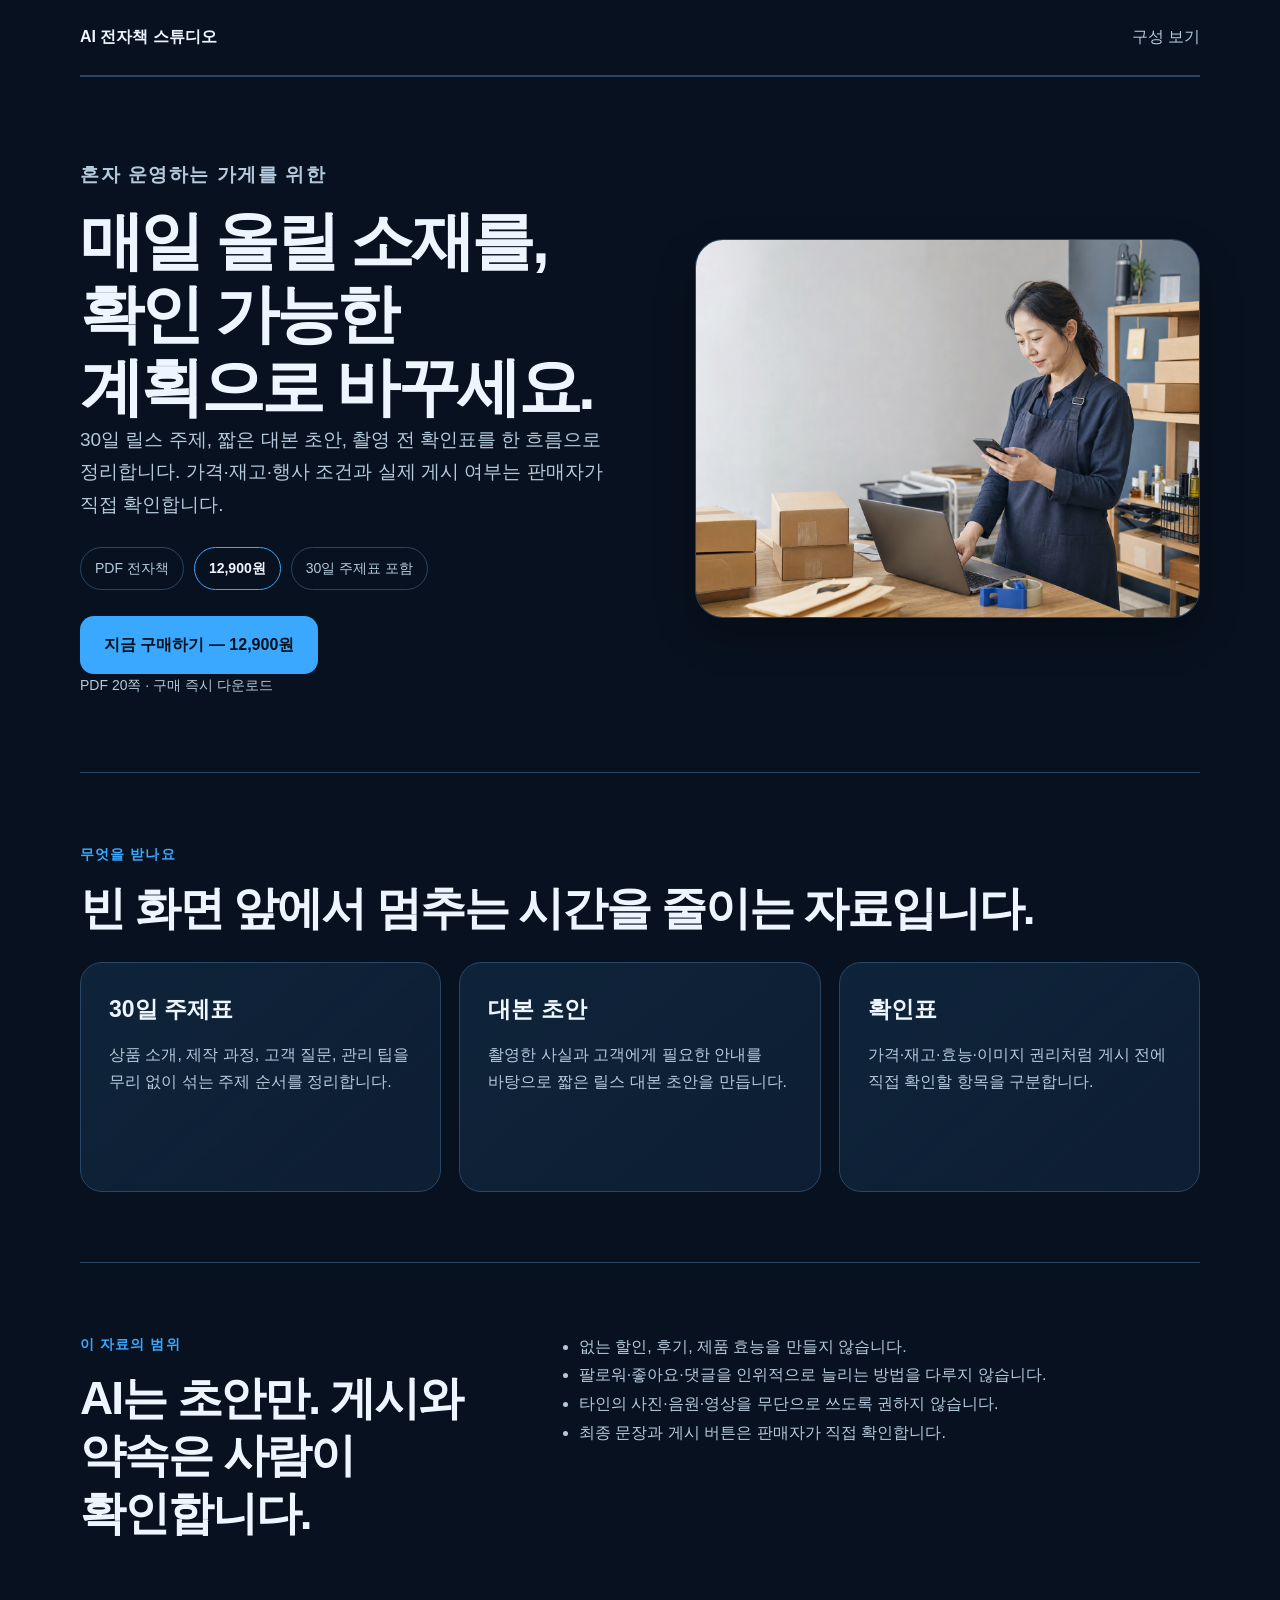
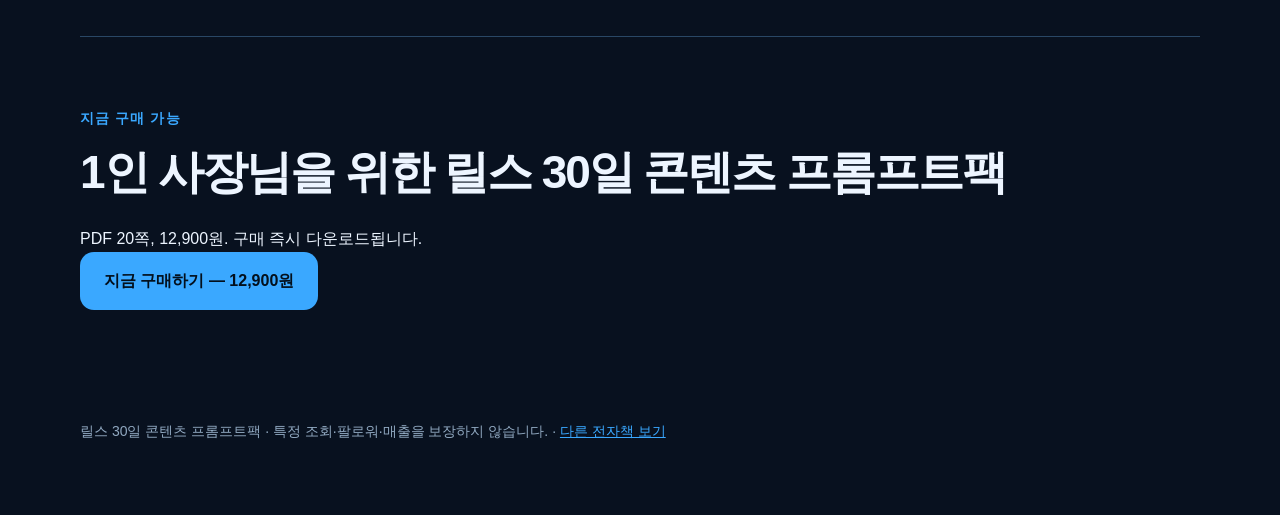
<file: product-03.html>
<!doctype html>
<html lang="ko">
<head>
  <meta charset="utf-8">
  <meta name="viewport" content="width=device-width,initial-scale=1">
  <title>1인 사장님을 위한 릴스 30일 콘텐츠 프롬프트팩</title>
  <meta name="description" content="혼자 운영하는 가게를 위한 30일 릴스 주제·대본·촬영 확인표 프롬프트팩.">
  <meta property="og:type" content="website">
  <meta property="og:title" content="1인 사장님을 위한 릴스 30일 콘텐츠 프롬프트팩">
  <meta property="og:description" content="주제·대본·촬영 확인표를 한 흐름으로 정리합니다. 게시 전 사실 확인은 판매자가 직접 합니다.">
  <meta property="og:image" content="https://ert93333-ops.github.io/ai-agent-playbook/assets/product-03-cover-v1.png">
  <meta property="og:url" content="https://ert93333-ops.github.io/ai-agent-playbook/product-03.html">
  <link rel="canonical" href="https://ert93333-ops.github.io/ai-agent-playbook/product-03.html">
  <link rel="stylesheet" href="design/tokens.css">
  <link rel="stylesheet" href="design/typography.css">
  <style>
    :root{--ink:#08111f;--panel:#0f2138;--line:#294765;--blue:#3aa8ff;--muted:#b5c9dc;--paper:#edf5ff}
    *{box-sizing:border-box} body{margin:0;background:var(--ink);color:var(--paper);font-family:var(--font-sans,"Noto Sans KR","Malgun Gothic",sans-serif);word-break:keep-all;overflow-wrap:break-word}
    .wrap{width:min(1120px,calc(100% - 40px));margin:auto}.nav{height:76px;display:flex;align-items:center;justify-content:space-between;border-bottom:1px solid var(--line)}.nav a{color:var(--muted);text-decoration:none}.brand{font-weight:800;color:var(--paper)!important}
    .hero{display:grid;grid-template-columns:1.05fr .95fr;gap:56px;align-items:center;padding:82px 0 74px}.eyebrow{margin:0 0 14px;color:var(--blue);font-size:14px;font-weight:800;letter-spacing:.08em}.hero h1{max-width:650px;margin:0;font-size:clamp(38px,5vw,68px);line-height:1.14;letter-spacing:-.055em}.hero p{max-width:620px;color:var(--muted);font-size:19px;line-height:1.7}.facts{display:flex;gap:10px;flex-wrap:wrap;margin:26px 0}.facts span{border:1px solid var(--line);border-radius:999px;padding:9px 14px;color:var(--muted);font-size:14px}.facts .price{border-color:var(--blue);color:var(--paper);font-weight:800}.action{display:inline-flex;align-items:center;justify-content:center;min-height:58px;padding:0 24px;border-radius:14px;background:var(--blue);color:#03101d;text-decoration:none;font-weight:900}.note{font-size:14px!important}.hero-media{width:100%;aspect-ratio:4/3;object-fit:cover;border:1px solid var(--line);border-radius:28px;box-shadow:0 18px 42px rgba(0,0,0,.24)}
    section{padding:70px 0;border-top:1px solid var(--line)}h2{margin:0 0 24px;font-size:clamp(28px,4vw,46px);letter-spacing:-.045em}.grid{display:grid;grid-template-columns:repeat(3,1fr);gap:18px}.card{min-height:230px;border:1px solid var(--line);border-radius:22px;padding:28px;background:linear-gradient(140deg,rgba(58,168,255,.12),rgba(15,33,56,.8))}.card h3{margin:0 0 14px;font-size:23px}.card p{margin:0;color:var(--muted);line-height:1.65}.safety{display:grid;grid-template-columns:.8fr 1.2fr;gap:48px}.safety ul{margin:0;padding-left:22px;color:var(--muted);line-height:1.8}.footer{padding:40px 0 72px;color:#91a9c1;font-size:14px}.footer a{color:var(--blue)}
    @media(max-width:720px){.wrap{width:min(100% - 32px,1120px)}.hero,.safety{grid-template-columns:1fr;gap:32px;padding:52px 0}.hero h1{font-size:42px}.hero p{font-size:17px}.grid{grid-template-columns:1fr}.action{width:100%}section{padding:50px 0}}
  </style>
</head>
<body><main class="wrap">
  <nav class="nav"><a class="brand" href="index.html">AI 전자책 스튜디오</a><a href="#contents">구성 보기</a></nav>
  <section class="hero"><div><p class="eyebrow">혼자 운영하는 가게를 위한</p><h1>매일 올릴 소재를, 확인 가능한 계획으로 바꾸세요.</h1><p>30일 릴스 주제, 짧은 대본 초안, 촬영 전 확인표를 한 흐름으로 정리합니다. 가격·재고·행사 조건과 실제 게시 여부는 판매자가 직접 확인합니다.</p><div class="facts"><span>PDF 전자책</span><span class="price">12,900원</span><span>30일 주제표 포함</span></div><a class="action" href="https://litt.ly/vshop" target="_blank" rel="noopener">지금 구매하기 — 12,900원</a><p class="note">PDF 20쪽 · 구매 즉시 다운로드</p></div><img class="hero-media" src="assets/product-03-owner-v1.png" alt="택배 상자와 노트북을 두고 콘텐츠를 확인하는 1인 소상공인"></section>
  <section id="contents"><p class="eyebrow">무엇을 받나요</p><h2>빈 화면 앞에서 멈추는 시간을 줄이는 자료입니다.</h2><div class="grid"><article class="card"><h3>30일 주제표</h3><p>상품 소개, 제작 과정, 고객 질문, 관리 팁을 무리 없이 섞는 주제 순서를 정리합니다.</p></article><article class="card"><h3>대본 초안</h3><p>촬영한 사실과 고객에게 필요한 안내를 바탕으로 짧은 릴스 대본 초안을 만듭니다.</p></article><article class="card"><h3>확인표</h3><p>가격·재고·효능·이미지 권리처럼 게시 전에 직접 확인할 항목을 구분합니다.</p></article></div></section>
  <section><div class="safety"><div><p class="eyebrow">이 자료의 범위</p><h2>AI는 초안만. 게시와 약속은 사람이 확인합니다.</h2></div><ul><li>없는 할인, 후기, 제품 효능을 만들지 않습니다.</li><li>팔로워·좋아요·댓글을 인위적으로 늘리는 방법을 다루지 않습니다.</li><li>타인의 사진·음원·영상을 무단으로 쓰도록 권하지 않습니다.</li><li>최종 문장과 게시 버튼은 판매자가 직접 확인합니다.</li></ul></div></section>
  <section><p class="eyebrow">지금 구매 가능</p><h2>1인 사장님을 위한 릴스 30일 콘텐츠 프롬프트팩</h2><p>PDF 20쪽, 12,900원. 구매 즉시 다운로드됩니다.</p><a class="action" href="https://litt.ly/vshop" target="_blank" rel="noopener">지금 구매하기 — 12,900원</a></section>
  <footer class="footer">릴스 30일 콘텐츠 프롬프트팩 · 특정 조회·팔로워·매출을 보장하지 않습니다. · <a href="index.html">다른 전자책 보기</a></footer>
</main></body></html>
</file>
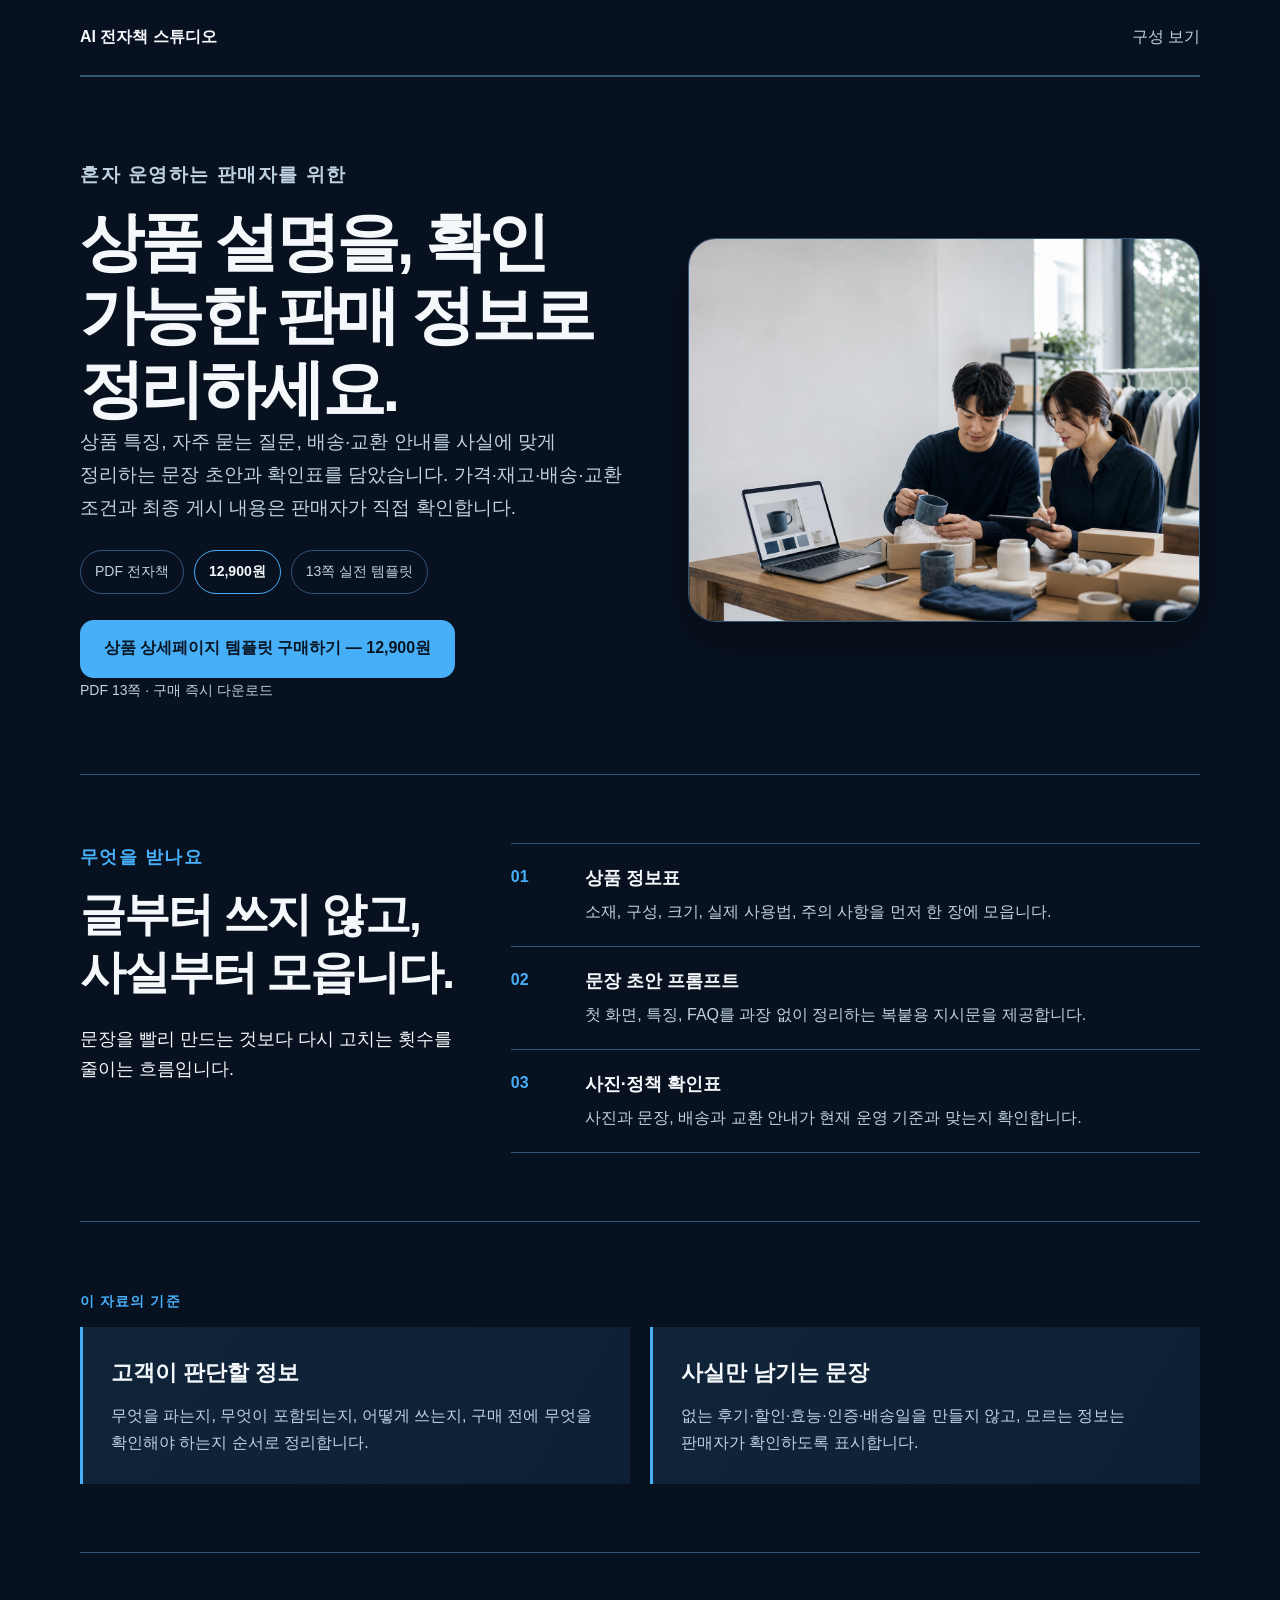
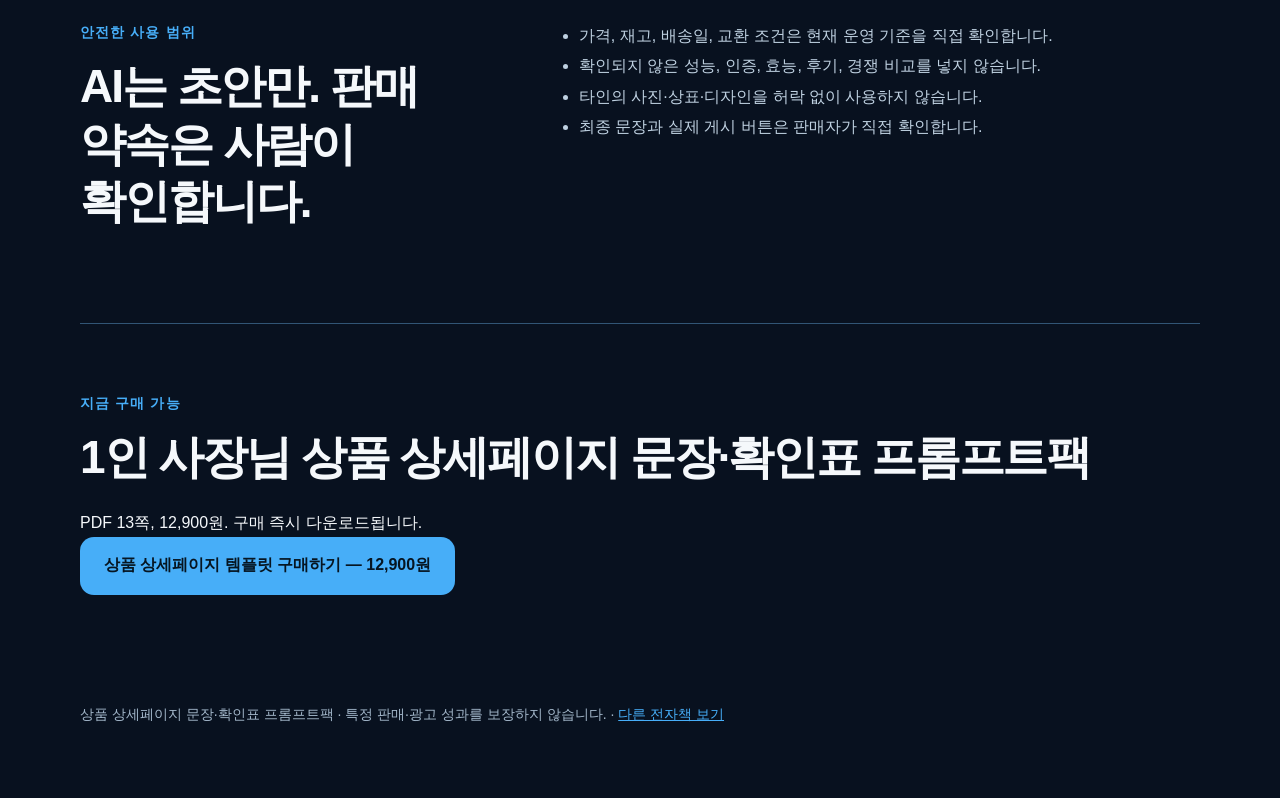
<file: product-04.html>
<!doctype html>
<html lang="ko">
<head>
  <meta charset="utf-8">
  <meta name="viewport" content="width=device-width,initial-scale=1">
  <title>1인 사장님 상품 상세페이지 문장·확인표 프롬프트팩</title>
  <meta name="description" content="상품 특징, FAQ, 배송·교환 안내를 사실에 맞게 정리하는 1인 사장님용 PDF 템플릿.">
  <link rel="stylesheet" href="design/tokens.css">
  <link rel="stylesheet" href="design/typography.css">
  <style>
    :root{--ink:#08111f;--panel:#10243c;--line:#315575;--blue:#47aef8;--muted:#bfd1e1;--paper:#f5f8fb;--warm:#e9e1d2}
    *{box-sizing:border-box}body{margin:0;background:var(--ink);color:var(--paper);font-family:var(--font-sans,"Noto Sans KR","Malgun Gothic",sans-serif);word-break:keep-all;overflow-wrap:break-word}.wrap{width:min(1120px,calc(100% - 40px));margin:auto}.nav{min-height:76px;display:flex;align-items:center;justify-content:space-between;border-bottom:1px solid var(--line);gap:18px}.nav a{color:var(--muted);text-decoration:none}.brand{font-weight:800;color:var(--paper)!important}.hero{display:grid;grid-template-columns:1.04fr .96fr;gap:54px;align-items:center;padding:82px 0 72px}.eyebrow{margin:0 0 14px;color:var(--blue);font-size:14px;font-weight:800;letter-spacing:.08em}.hero h1{max-width:650px;margin:0;font-size:clamp(38px,5vw,66px);line-height:1.15;letter-spacing:-.055em}.hero p{max-width:610px;color:var(--muted);font-size:19px;line-height:1.72}.facts{display:flex;gap:10px;flex-wrap:wrap;margin:26px 0}.facts span{border:1px solid var(--line);border-radius:999px;padding:9px 14px;color:var(--muted);font-size:14px}.facts .price{border-color:var(--blue);color:var(--paper);font-weight:800}.action{display:inline-flex;align-items:center;justify-content:center;min-height:58px;padding:0 24px;border-radius:14px;background:var(--blue);color:#061521;text-decoration:none;font-weight:900}.note{font-size:14px!important}.hero-media{width:100%;aspect-ratio:4/3;object-fit:cover;object-position:58% center;border:1px solid var(--line);border-radius:28px;box-shadow:0 18px 42px rgba(0,0,0,.25)}section{padding:68px 0;border-top:1px solid var(--line)}h2{margin:0 0 24px;font-size:clamp(28px,4vw,46px);letter-spacing:-.045em}.work{display:grid;grid-template-columns:.74fr 1.26fr;gap:26px;align-items:start}.work-intro p{font-size:18px}.steps{margin:0;padding:0;list-style:none;border-top:1px solid var(--line)}.steps li{display:grid;grid-template-columns:56px 1fr;gap:18px;padding:20px 0;border-bottom:1px solid var(--line)}.steps b{color:var(--blue);font-variant-numeric:tabular-nums}.steps strong{display:block;font-size:18px;margin-bottom:6px}.steps span{color:var(--muted);line-height:1.65}.proof{display:grid;grid-template-columns:1fr 1fr;gap:20px}.proof article{padding:28px;border-left:3px solid var(--blue);background:linear-gradient(120deg,rgba(71,174,248,.12),rgba(16,36,60,.76))}.proof h3{margin:0 0 12px;font-size:22px}.proof p{margin:0;color:var(--muted);line-height:1.65}.safety{display:grid;grid-template-columns:.8fr 1.2fr;gap:48px}.safety ul{margin:0;padding-left:22px;color:var(--muted);line-height:1.9}.footer{padding:40px 0 72px;color:#a3b7ca;font-size:14px}.footer a{color:var(--blue)}@media(max-width:720px){.wrap{width:min(100% - 32px,1120px)}.nav{min-height:68px}.hero,.work,.safety{grid-template-columns:1fr;gap:30px;padding:52px 0}.hero h1{font-size:42px}.hero p{font-size:17px}.action{width:100%}.proof{grid-template-columns:1fr}section{padding:50px 0}.steps li{grid-template-columns:44px 1fr}}
  </style>
</head>
<body><main class="wrap">
  <nav class="nav"><a class="brand" href="index.html">AI 전자책 스튜디오</a><a href="#contents">구성 보기</a></nav>
  <section class="hero"><div><p class="eyebrow">혼자 운영하는 판매자를 위한</p><h1>상품 설명을, 확인 가능한 판매 정보로 정리하세요.</h1><p>상품 특징, 자주 묻는 질문, 배송·교환 안내를 사실에 맞게 정리하는 문장 초안과 확인표를 담았습니다. 가격·재고·배송·교환 조건과 최종 게시 내용은 판매자가 직접 확인합니다.</p><div class="facts"><span>PDF 전자책</span><span class="price">12,900원</span><span>13쪽 실전 템플릿</span></div><a class="action" href="https://litt.ly/vshop" target="_blank" rel="noopener">상품 상세페이지 템플릿 구매하기 — 12,900원</a><p class="note">PDF 13쪽 · 구매 즉시 다운로드</p></div><img class="hero-media" src="assets/product-04-owner-v1.png" alt="상품과 포장 재료를 보며 상세페이지 정보를 정리하는 소상공인 두 명"></section>
  <section id="contents"><div class="work"><div class="work-intro"><p class="eyebrow">무엇을 받나요</p><h2>글부터 쓰지 않고, 사실부터 모읍니다.</h2><p>문장을 빨리 만드는 것보다 다시 고치는 횟수를 줄이는 흐름입니다.</p></div><ol class="steps"><li><b>01</b><div><strong>상품 정보표</strong><span>소재, 구성, 크기, 실제 사용법, 주의 사항을 먼저 한 장에 모읍니다.</span></div></li><li><b>02</b><div><strong>문장 초안 프롬프트</strong><span>첫 화면, 특징, FAQ를 과장 없이 정리하는 복붙용 지시문을 제공합니다.</span></div></li><li><b>03</b><div><strong>사진·정책 확인표</strong><span>사진과 문장, 배송과 교환 안내가 현재 운영 기준과 맞는지 확인합니다.</span></div></li></ol></div></section>
  <section><p class="eyebrow">이 자료의 기준</p><div class="proof"><article><h3>고객이 판단할 정보</h3><p>무엇을 파는지, 무엇이 포함되는지, 어떻게 쓰는지, 구매 전에 무엇을 확인해야 하는지 순서로 정리합니다.</p></article><article><h3>사실만 남기는 문장</h3><p>없는 후기·할인·효능·인증·배송일을 만들지 않고, 모르는 정보는 판매자가 확인하도록 표시합니다.</p></article></div></section>
  <section><div class="safety"><div><p class="eyebrow">안전한 사용 범위</p><h2>AI는 초안만. 판매 약속은 사람이 확인합니다.</h2></div><ul><li>가격, 재고, 배송일, 교환 조건은 현재 운영 기준을 직접 확인합니다.</li><li>확인되지 않은 성능, 인증, 효능, 후기, 경쟁 비교를 넣지 않습니다.</li><li>타인의 사진·상표·디자인을 허락 없이 사용하지 않습니다.</li><li>최종 문장과 실제 게시 버튼은 판매자가 직접 확인합니다.</li></ul></div></section>
  <section><p class="eyebrow">지금 구매 가능</p><h2>1인 사장님 상품 상세페이지 문장·확인표 프롬프트팩</h2><p>PDF 13쪽, 12,900원. 구매 즉시 다운로드됩니다.</p><a class="action" href="https://litt.ly/vshop" target="_blank" rel="noopener">상품 상세페이지 템플릿 구매하기 — 12,900원</a></section>
  <footer class="footer">상품 상세페이지 문장·확인표 프롬프트팩 · 특정 판매·광고 성과를 보장하지 않습니다. · <a href="index.html">다른 전자책 보기</a></footer>
</main></body></html>
</file>
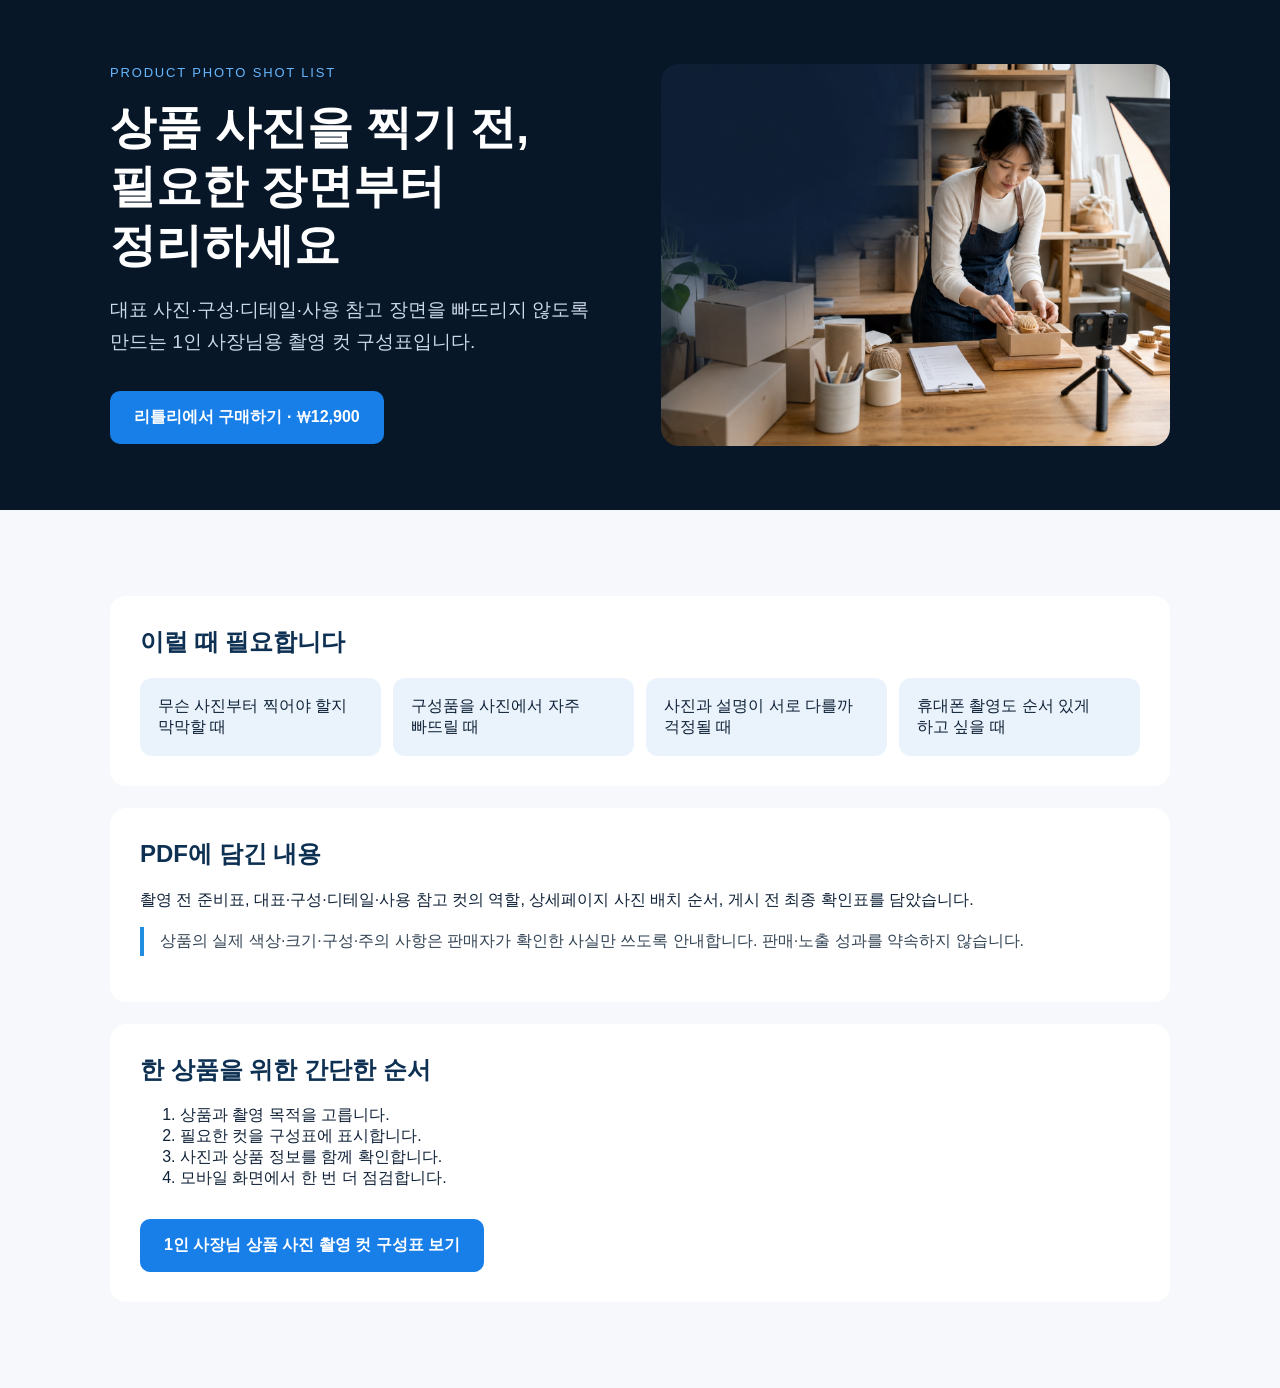
<file: product-05.html>
<!doctype html><html lang="ko"><head><meta charset="utf-8"><meta name="viewport" content="width=device-width,initial-scale=1"><title>1인 사장님 상품 사진 촬영 컷 구성표</title><style>body{margin:0;font-family:"Malgun Gothic",sans-serif;color:#102238;background:#f6f8fb;word-break:keep-all}.hero{background:#071728;color:#fff}.wrap{max-width:1060px;margin:auto;padding:64px 24px}.hero-grid{display:grid;grid-template-columns:1fr 1fr;gap:42px;align-items:center}.tag{color:#65b7ff;letter-spacing:.14em;font-size:13px}.hero h1{font-size:46px;line-height:1.28;margin:18px 0}.hero p{color:#cbd8e7;font-size:19px;line-height:1.7}.hero img{width:100%;border-radius:18px}.btn{display:inline-block;background:#187ee8;color:#fff;text-decoration:none;padding:16px 24px;border-radius:10px;font-weight:700;margin-top:14px}.section{background:#fff;margin:22px 0;border-radius:16px;padding:30px}.section h2{margin-top:0;color:#0d3053}.cards{display:grid;grid-template-columns:repeat(4,1fr);gap:12px}.card{background:#eaf3fc;padding:18px;border-radius:12px}.note{border-left:4px solid #218de0;padding:4px 16px;color:#345}@media(max-width:700px){.wrap{padding:42px 18px}.hero-grid{grid-template-columns:1fr}.hero h1{font-size:34px}.cards{grid-template-columns:1fr 1fr}}</style></head><body><main><section class="hero"><div class="wrap hero-grid"><div><div class="tag">PRODUCT PHOTO SHOT LIST</div><h1>상품 사진을 찍기 전,<br>필요한 장면부터 정리하세요</h1><p>대표 사진·구성·디테일·사용 참고 장면을 빠뜨리지 않도록 만드는 1인 사장님용 촬영 컷 구성표입니다.</p><a class="btn" href="https://litt.ly/vshop">리틀리에서 구매하기 · ₩12,900</a></div><img src="assets/product-05-owner-v1.png" alt="상품 사진을 준비하는 소상공인"></div></section><div class="wrap"><section class="section"><h2>이럴 때 필요합니다</h2><div class="cards"><div class="card">무슨 사진부터 찍어야 할지 막막할 때</div><div class="card">구성품을 사진에서 자주 빠뜨릴 때</div><div class="card">사진과 설명이 서로 다를까 걱정될 때</div><div class="card">휴대폰 촬영도 순서 있게 하고 싶을 때</div></div></section><section class="section"><h2>PDF에 담긴 내용</h2><p>촬영 전 준비표, 대표·구성·디테일·사용 참고 컷의 역할, 상세페이지 사진 배치 순서, 게시 전 최종 확인표를 담았습니다.</p><p class="note">상품의 실제 색상·크기·구성·주의 사항은 판매자가 확인한 사실만 쓰도록 안내합니다. 판매·노출 성과를 약속하지 않습니다.</p></section><section class="section"><h2>한 상품을 위한 간단한 순서</h2><ol><li>상품과 촬영 목적을 고릅니다.</li><li>필요한 컷을 구성표에 표시합니다.</li><li>사진과 상품 정보를 함께 확인합니다.</li><li>모바일 화면에서 한 번 더 점검합니다.</li></ol><a class="btn" href="https://litt.ly/vshop">1인 사장님 상품 사진 촬영 컷 구성표 보기</a></section></div></main></body></html>
</file>
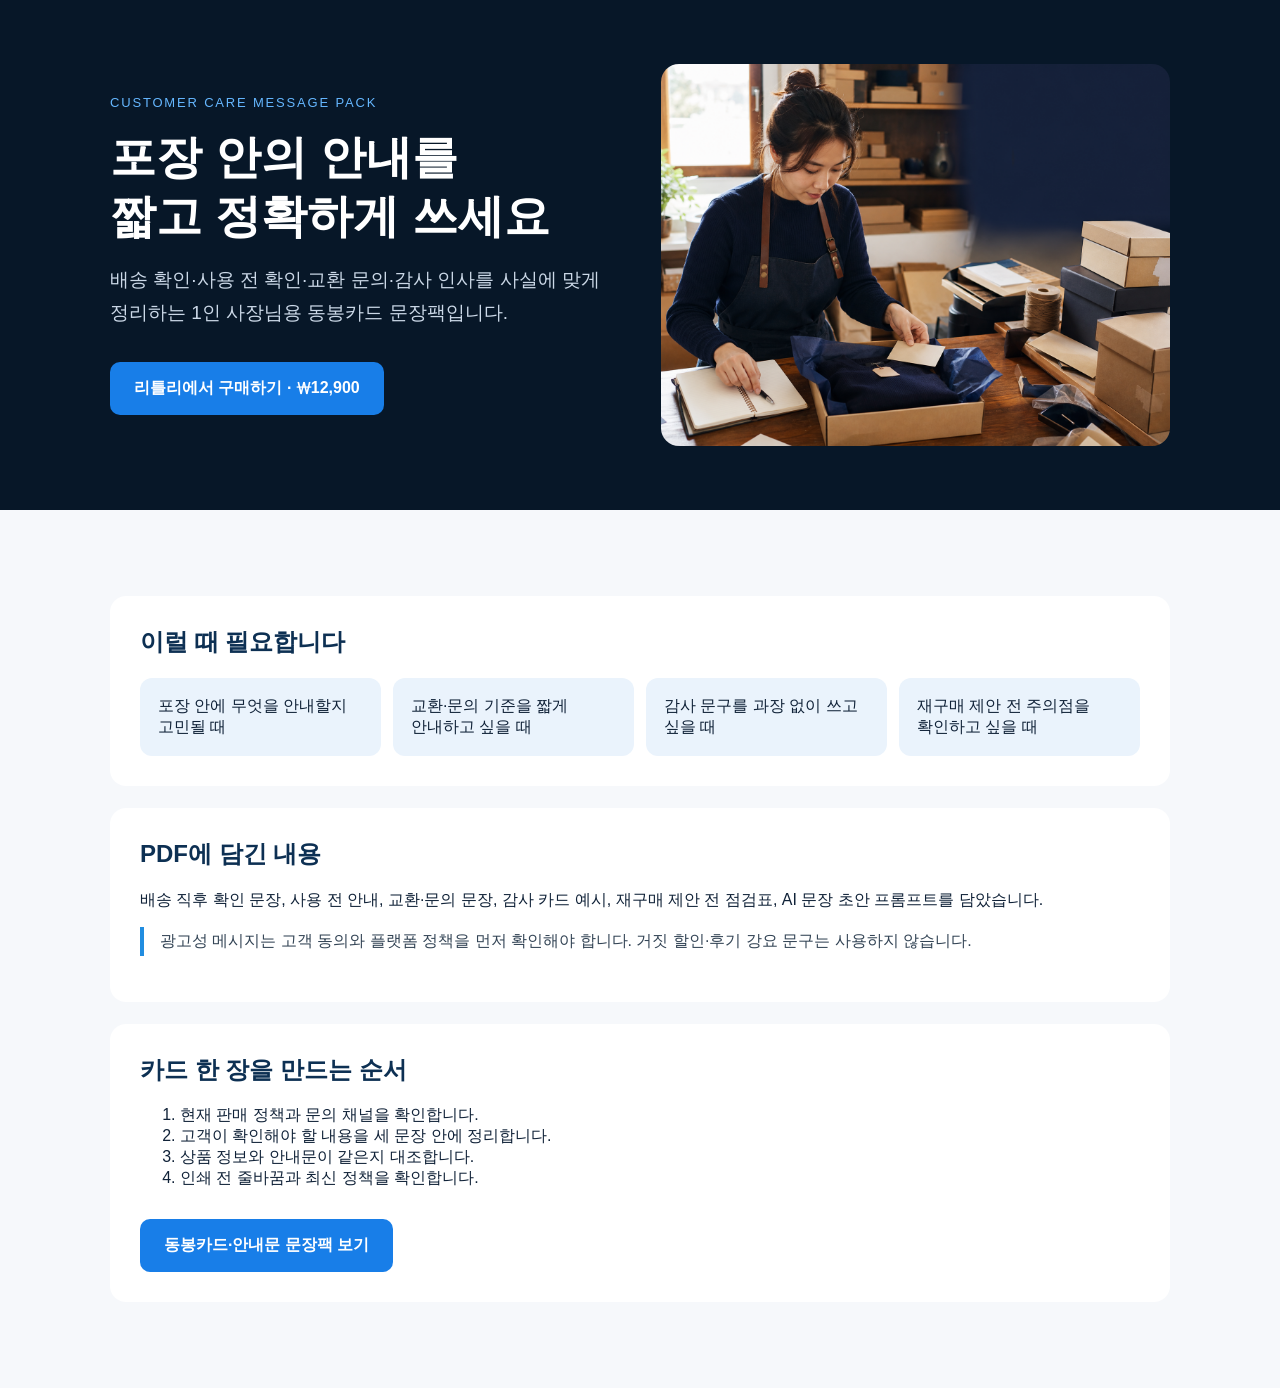
<file: product-06.html>
<!doctype html><html lang="ko"><head><meta charset="utf-8"><meta name="viewport" content="width=device-width,initial-scale=1"><title>재구매를 돕는 동봉카드·안내문 문장팩</title><style>body{margin:0;font-family:"Malgun Gothic",sans-serif;color:#102238;background:#f6f8fb;word-break:keep-all}.hero{background:#071728;color:#fff}.wrap{max-width:1060px;margin:auto;padding:64px 24px}.hero-grid{display:grid;grid-template-columns:1fr 1fr;gap:42px;align-items:center}.tag{color:#65b7ff;letter-spacing:.14em;font-size:13px}.hero h1{font-size:46px;line-height:1.28;margin:18px 0}.hero p{color:#cbd8e7;font-size:19px;line-height:1.7}.hero img{width:100%;border-radius:18px}.btn{display:inline-block;background:#187ee8;color:#fff;text-decoration:none;padding:16px 24px;border-radius:10px;font-weight:700;margin-top:14px}.section{background:#fff;margin:22px 0;border-radius:16px;padding:30px}.section h2{margin-top:0;color:#0d3053}.cards{display:grid;grid-template-columns:repeat(4,1fr);gap:12px}.card{background:#eaf3fc;padding:18px;border-radius:12px}.note{border-left:4px solid #218de0;padding:4px 16px;color:#345}@media(max-width:700px){.wrap{padding:42px 18px}.hero-grid{grid-template-columns:1fr}.hero h1{font-size:34px}.cards{grid-template-columns:1fr 1fr}}</style></head><body><main><section class="hero"><div class="wrap hero-grid"><div><div class="tag">CUSTOMER CARE MESSAGE PACK</div><h1>포장 안의 안내를<br>짧고 정확하게 쓰세요</h1><p>배송 확인·사용 전 확인·교환 문의·감사 인사를 사실에 맞게 정리하는 1인 사장님용 동봉카드 문장팩입니다.</p><a class="btn" href="https://litt.ly/vshop">리틀리에서 구매하기 · ₩12,900</a></div><img src="assets/product-06-owner-v1.png" alt="포장과 안내 카드를 준비하는 소상공인"></div></section><div class="wrap"><section class="section"><h2>이럴 때 필요합니다</h2><div class="cards"><div class="card">포장 안에 무엇을 안내할지 고민될 때</div><div class="card">교환·문의 기준을 짧게 안내하고 싶을 때</div><div class="card">감사 문구를 과장 없이 쓰고 싶을 때</div><div class="card">재구매 제안 전 주의점을 확인하고 싶을 때</div></div></section><section class="section"><h2>PDF에 담긴 내용</h2><p>배송 직후 확인 문장, 사용 전 안내, 교환·문의 문장, 감사 카드 예시, 재구매 제안 전 점검표, AI 문장 초안 프롬프트를 담았습니다.</p><p class="note">광고성 메시지는 고객 동의와 플랫폼 정책을 먼저 확인해야 합니다. 거짓 할인·후기 강요 문구는 사용하지 않습니다.</p></section><section class="section"><h2>카드 한 장을 만드는 순서</h2><ol><li>현재 판매 정책과 문의 채널을 확인합니다.</li><li>고객이 확인해야 할 내용을 세 문장 안에 정리합니다.</li><li>상품 정보와 안내문이 같은지 대조합니다.</li><li>인쇄 전 줄바꿈과 최신 정책을 확인합니다.</li></ol><a class="btn" href="https://litt.ly/vshop">동봉카드·안내문 문장팩 보기</a></section></div></main></body></html>
</file>
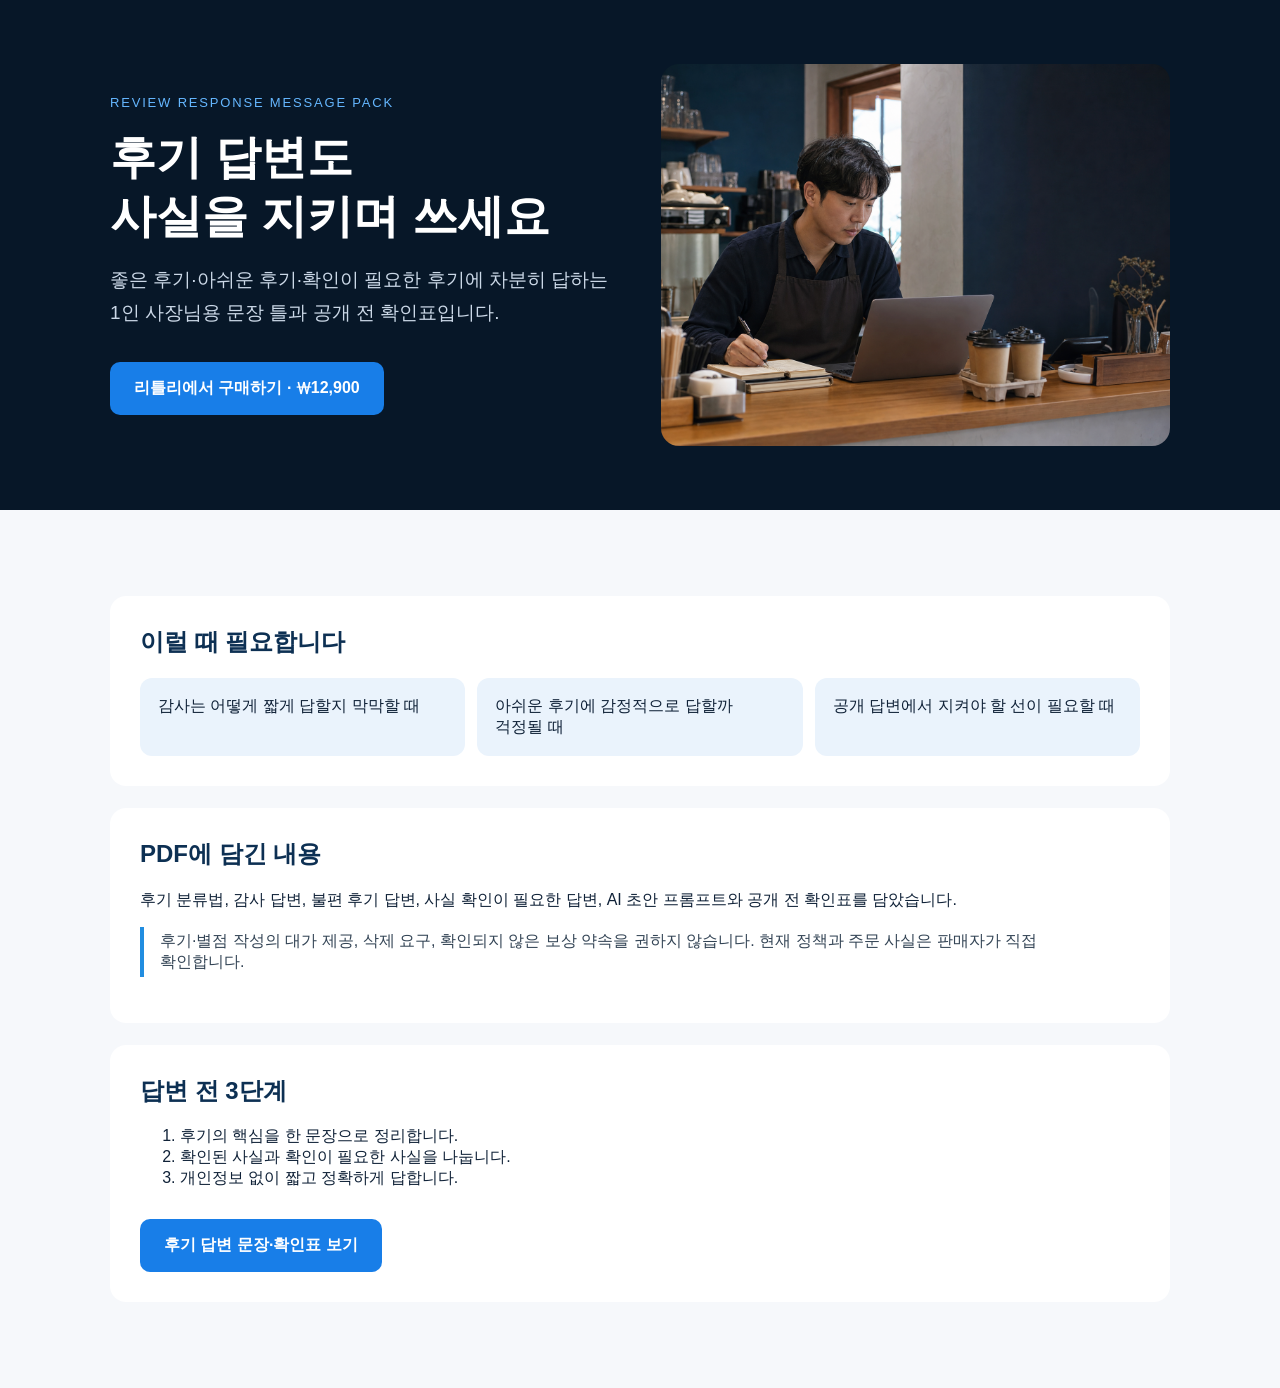
<file: product-07.html>
<!doctype html><html lang="ko"><head><meta charset="utf-8"><meta name="viewport" content="width=device-width,initial-scale=1"><title>1인 사장님 후기 답변 문장·확인표</title><style>body{margin:0;font-family:"Malgun Gothic",sans-serif;color:#102238;background:#f6f8fb;word-break:keep-all}.hero{background:#071728;color:#fff}.wrap{max-width:1060px;margin:auto;padding:64px 24px}.hero-grid{display:grid;grid-template-columns:1fr 1fr;gap:42px;align-items:center}.tag{color:#65b7ff;letter-spacing:.14em;font-size:13px}.hero h1{font-size:46px;line-height:1.28;margin:18px 0}.hero p{color:#cbd8e7;font-size:19px;line-height:1.7}.hero img{width:100%;border-radius:18px}.btn{display:inline-block;background:#187ee8;color:#fff;text-decoration:none;padding:16px 24px;border-radius:10px;font-weight:700;margin-top:14px}.section{background:#fff;margin:22px 0;border-radius:16px;padding:30px}.section h2{margin-top:0;color:#0d3053}.cards{display:grid;grid-template-columns:repeat(3,1fr);gap:12px}.card{background:#eaf3fc;padding:18px;border-radius:12px}.note{border-left:4px solid #218de0;padding:4px 16px;color:#345}@media(max-width:700px){.wrap{padding:42px 18px}.hero-grid{grid-template-columns:1fr}.hero h1{font-size:34px}.cards{grid-template-columns:1fr}}</style></head><body><main><section class="hero"><div class="wrap hero-grid"><div><div class="tag">REVIEW RESPONSE MESSAGE PACK</div><h1>후기 답변도<br>사실을 지키며 쓰세요</h1><p>좋은 후기·아쉬운 후기·확인이 필요한 후기에 차분히 답하는 1인 사장님용 문장 틀과 공개 전 확인표입니다.</p><a class="btn" href="https://litt.ly/vshop">리틀리에서 구매하기 · ₩12,900</a></div><img src="assets/product-07-owner-v1.png" alt="후기 답변을 준비하는 소상공인"></div></section><div class="wrap"><section class="section"><h2>이럴 때 필요합니다</h2><div class="cards"><div class="card">감사는 어떻게 짧게 답할지 막막할 때</div><div class="card">아쉬운 후기에 감정적으로 답할까 걱정될 때</div><div class="card">공개 답변에서 지켜야 할 선이 필요할 때</div></div></section><section class="section"><h2>PDF에 담긴 내용</h2><p>후기 분류법, 감사 답변, 불편 후기 답변, 사실 확인이 필요한 답변, AI 초안 프롬프트와 공개 전 확인표를 담았습니다.</p><p class="note">후기·별점 작성의 대가 제공, 삭제 요구, 확인되지 않은 보상 약속을 권하지 않습니다. 현재 정책과 주문 사실은 판매자가 직접 확인합니다.</p></section><section class="section"><h2>답변 전 3단계</h2><ol><li>후기의 핵심을 한 문장으로 정리합니다.</li><li>확인된 사실과 확인이 필요한 사실을 나눕니다.</li><li>개인정보 없이 짧고 정확하게 답합니다.</li></ol><a class="btn" href="https://litt.ly/vshop">후기 답변 문장·확인표 보기</a></section></div></main></body></html>
</file>
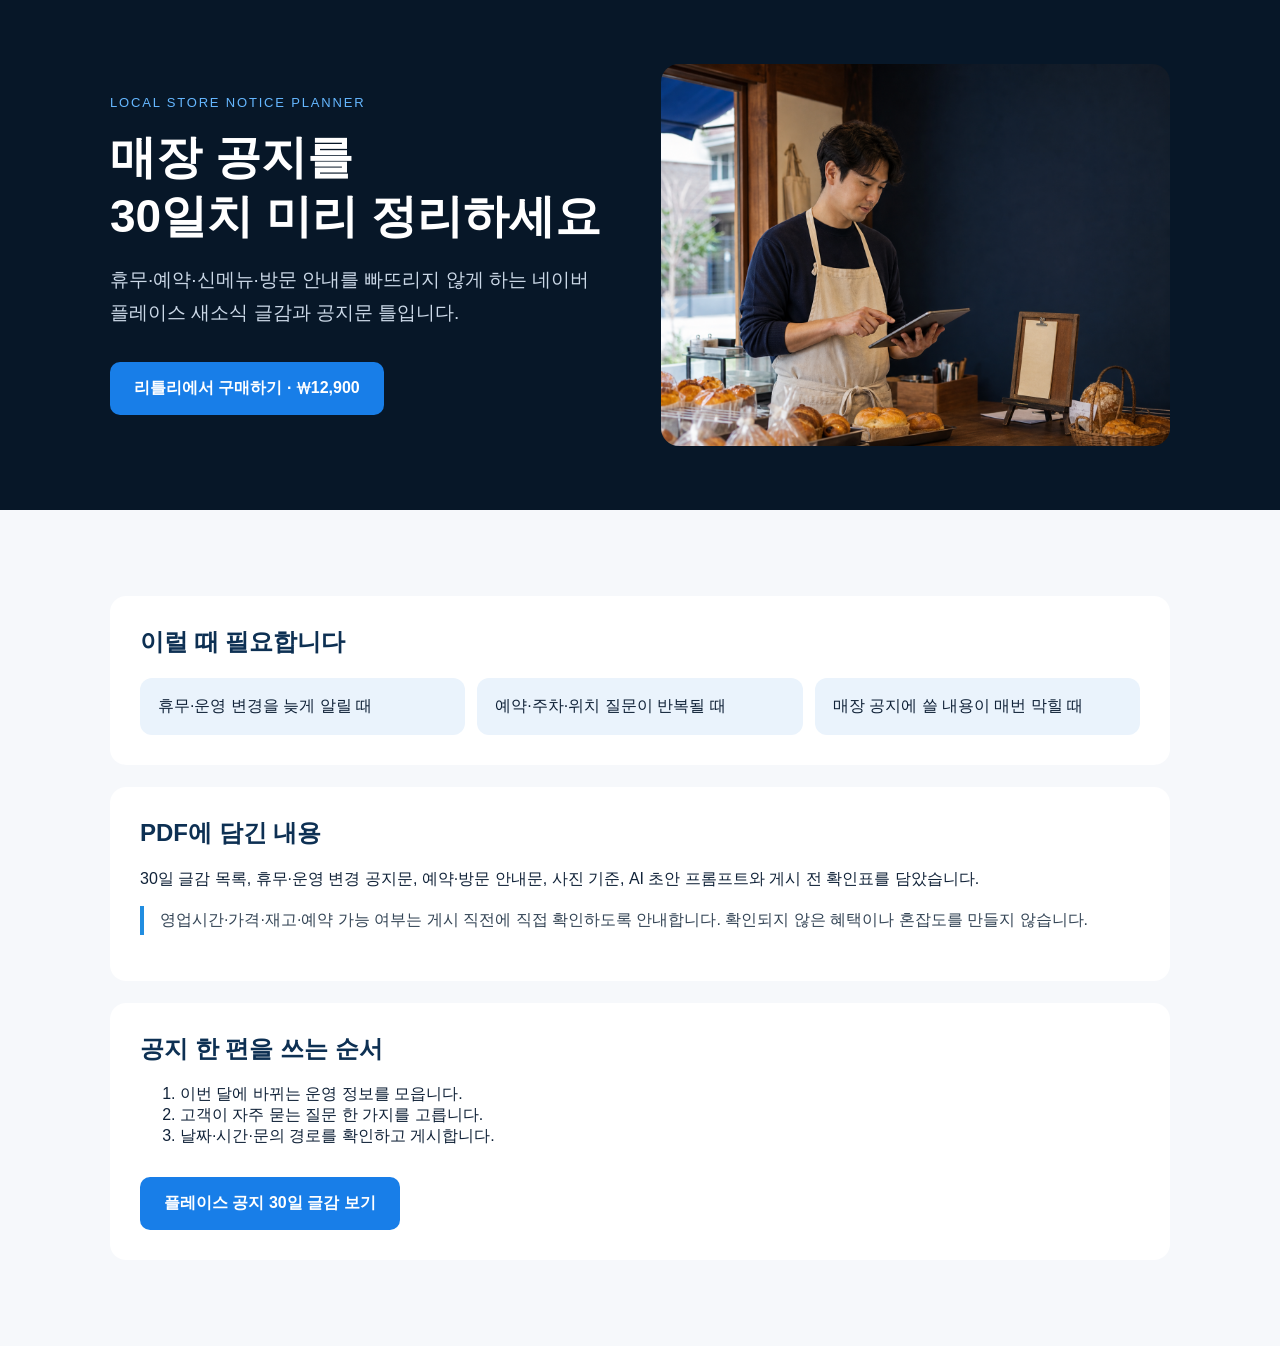
<file: product-08.html>
<!doctype html><html lang="ko"><head><meta charset="utf-8"><meta name="viewport" content="width=device-width,initial-scale=1"><title>네이버 플레이스 공지 30일 글감</title><style>body{margin:0;font-family:"Malgun Gothic",sans-serif;color:#102238;background:#f6f8fb;word-break:keep-all}.hero{background:#071728;color:#fff}.wrap{max-width:1060px;margin:auto;padding:64px 24px}.hero-grid{display:grid;grid-template-columns:1fr 1fr;gap:42px;align-items:center}.tag{color:#65b7ff;letter-spacing:.14em;font-size:13px}.hero h1{font-size:46px;line-height:1.28;margin:18px 0}.hero p{color:#cbd8e7;font-size:19px;line-height:1.7}.hero img{width:100%;border-radius:18px}.btn{display:inline-block;background:#187ee8;color:#fff;text-decoration:none;padding:16px 24px;border-radius:10px;font-weight:700;margin-top:14px}.section{background:#fff;margin:22px 0;border-radius:16px;padding:30px}.section h2{margin-top:0;color:#0d3053}.cards{display:grid;grid-template-columns:repeat(3,1fr);gap:12px}.card{background:#eaf3fc;padding:18px;border-radius:12px}.note{border-left:4px solid #218de0;padding:4px 16px;color:#345}@media(max-width:700px){.wrap{padding:42px 18px}.hero-grid{grid-template-columns:1fr}.hero h1{font-size:34px}.cards{grid-template-columns:1fr}}</style></head><body><main><section class="hero"><div class="wrap hero-grid"><div><div class="tag">LOCAL STORE NOTICE PLANNER</div><h1>매장 공지를<br>30일치 미리 정리하세요</h1><p>휴무·예약·신메뉴·방문 안내를 빠뜨리지 않게 하는 네이버 플레이스 새소식 글감과 공지문 틀입니다.</p><a class="btn" href="https://litt.ly/vshop">리틀리에서 구매하기 · ₩12,900</a></div><img src="assets/product-08-owner-v1.png" alt="매장 공지를 준비하는 소상공인"></div></section><div class="wrap"><section class="section"><h2>이럴 때 필요합니다</h2><div class="cards"><div class="card">휴무·운영 변경을 늦게 알릴 때</div><div class="card">예약·주차·위치 질문이 반복될 때</div><div class="card">매장 공지에 쓸 내용이 매번 막힐 때</div></div></section><section class="section"><h2>PDF에 담긴 내용</h2><p>30일 글감 목록, 휴무·운영 변경 공지문, 예약·방문 안내문, 사진 기준, AI 초안 프롬프트와 게시 전 확인표를 담았습니다.</p><p class="note">영업시간·가격·재고·예약 가능 여부는 게시 직전에 직접 확인하도록 안내합니다. 확인되지 않은 혜택이나 혼잡도를 만들지 않습니다.</p></section><section class="section"><h2>공지 한 편을 쓰는 순서</h2><ol><li>이번 달에 바뀌는 운영 정보를 모읍니다.</li><li>고객이 자주 묻는 질문 한 가지를 고릅니다.</li><li>날짜·시간·문의 경로를 확인하고 게시합니다.</li></ol><a class="btn" href="https://litt.ly/vshop">플레이스 공지 30일 글감 보기</a></section></div></main></body></html>
</file>
<file: design/tokens.css>
:root{--ink:#172033;--muted:#526075;--paper:#fbfaf7;--panel:#fff;--navy:#17355b;--coral:#c76d5c;--line:#d9dee6;--soft:#edf2f7;--space-1:.5rem;--space-2:1rem;--space-3:1.5rem;--space-4:2.5rem;--space-5:4rem;--radius:1rem;--shadow:0 18px 45px rgba(23,32,51,.1)}
</file>
<file: design/typography.css>
body{font-family:Pretendard,-apple-system,BlinkMacSystemFont,"Malgun Gothic",sans-serif;color:var(--ink);line-height:1.65}h1,h2,h3,p{margin:0}h1{font-size:clamp(2.25rem,6vw,4.8rem);line-height:1.08;letter-spacing:-.055em}h2{font-size:clamp(1.7rem,4vw,2.7rem);line-height:1.25;letter-spacing:-.035em}p{max-width:68ch}.eyebrow{font-weight:750;color:var(--coral);letter-spacing:.05em}.price{font-variant-numeric:tabular-nums}
</file>
<file: design/motion.css>
@media(prefers-reduced-motion:no-preference){.hero-media{animation:rise .7s ease-out both}@keyframes rise{from{opacity:0;transform:translateY(14px)}to{opacity:1;transform:none}}}
</file>
